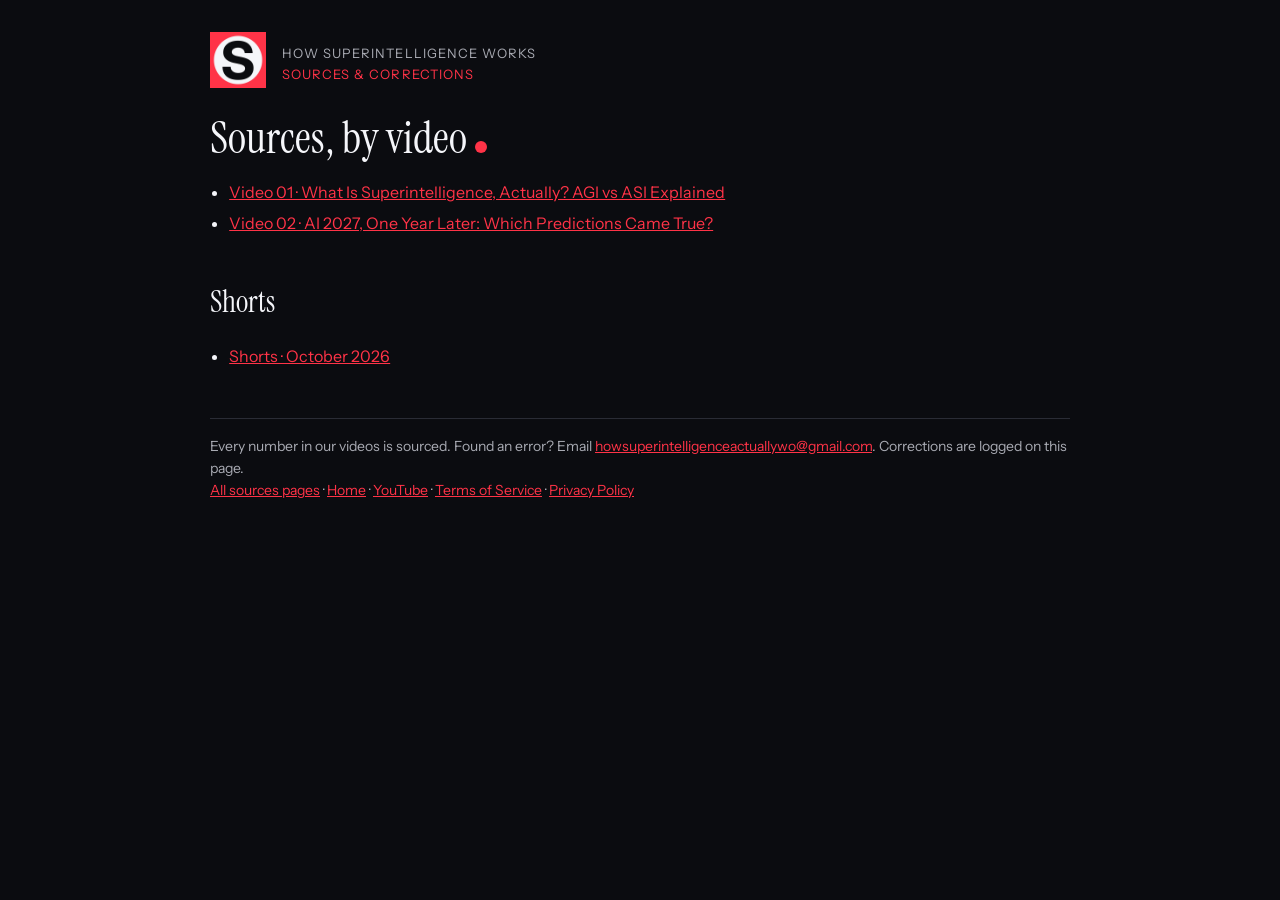
<file: sources/index.html>
<!doctype html><html lang="en"><head><meta charset="utf-8"><meta name="viewport" content="width=device-width,initial-scale=1">
<link rel="icon" href="/favicon.ico" sizes="any"><link rel="icon" type="image/png" sizes="32x32" href="/favicon-32.png"><link rel="icon" type="image/png" sizes="16x16" href="/favicon-16.png"><link rel="apple-touch-icon" sizes="180x180" href="/apple-touch-icon.png">
<title>All videos – Sources | How Superintelligence Works</title><style>@font-face{font-family:'Instrument Serif';src:url(../assets/InstrumentSerif-Regular.ttf)}@font-face{font-family:'Instrument Sans';src:url(../assets/InstrumentSans.ttf)}
:root{--bg:#0b0c10;--white:#f5f6fa;--dim:#a9abb3;--red:#ff3347;--blue:#ff3347}
body{background:var(--bg);color:var(--white);font-family:'Instrument Sans',system-ui,sans-serif;max-width:860px;margin:0 auto;padding:32px 20px 64px;line-height:1.6}
header{display:flex;align-items:center;gap:16px;margin-bottom:8px}header img{width:56px;height:56px}
header .k{color:var(--dim);font-size:13px;letter-spacing:.08em;text-transform:uppercase}
h1,h2,h3,h4{font-family:'Instrument Serif',Georgia,serif;font-weight:400;line-height:1.15}h1{font-size:44px;margin:.4em 0 .2em}h2{font-size:30px;margin-top:1.6em}h3{font-size:24px}
h1:after{content:'';display:inline-block;width:12px;height:12px;border-radius:50%;background:var(--red);margin-left:8px}
a{color:var(--blue);word-break:break-word}ul{padding-left:1.2em}li{margin:.35em 0}code{color:var(--dim)}
.meta{color:var(--dim);font-size:14px}footer{margin-top:48px;border-top:1px solid #2a2c35;padding-top:16px;color:var(--dim);font-size:14px}</style></head><body>
<header><a href="../index.html"><img src="../assets/logo.png" width="56" height="56" alt="How Superintelligence Works logo"></a><div><div class="k">How Superintelligence Works</div><div class="k" style="color:var(--blue)">Sources &amp; corrections</div></div></header>
<h1>Sources, by video</h1><ul><li><a href="video-01.html">Video 01 · What Is Superintelligence, Actually? AGI vs ASI Explained</a></li><li><a href="video-02.html">Video 02 · AI 2027, One Year Later: Which Predictions Came True?</a></li></ul><h2>Shorts</h2><ul><li><a href="shorts-2026-10.html">Shorts · October 2026</a></li></ul>
<footer>Every number in our videos is sourced. Found an error? Email <a href="mailto:howsuperintelligenceactuallywo@gmail.com">howsuperintelligenceactuallywo@gmail.com</a>. Corrections are logged on this page.<br>
<a href="index.html">All sources pages</a> · <a href="../index.html">Home</a> · <a href="https://www.youtube.com/channel/UC8oXiZdc-XP36j5Zk8F6eLg">YouTube</a> · <a href="../terms.html">Terms of Service</a> · <a href="../privacy.html">Privacy Policy</a></footer></body></html>
</file>
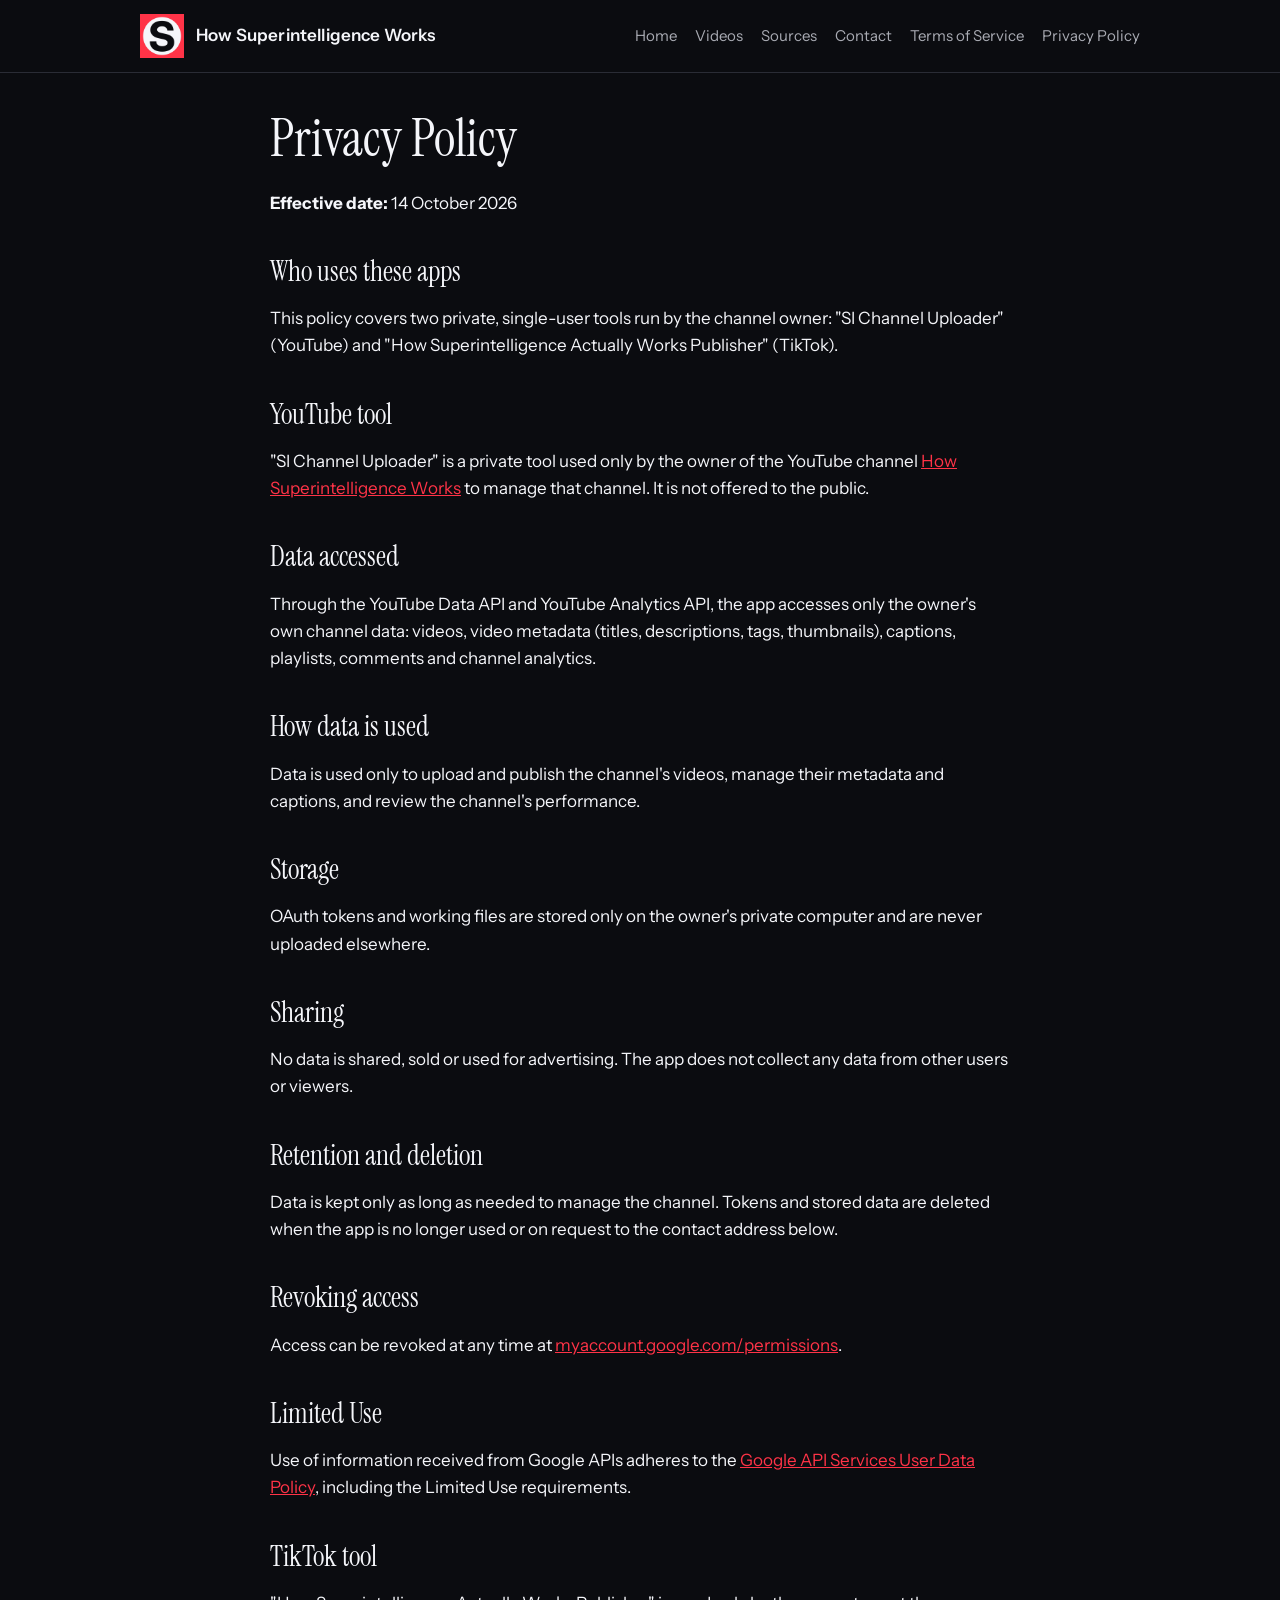
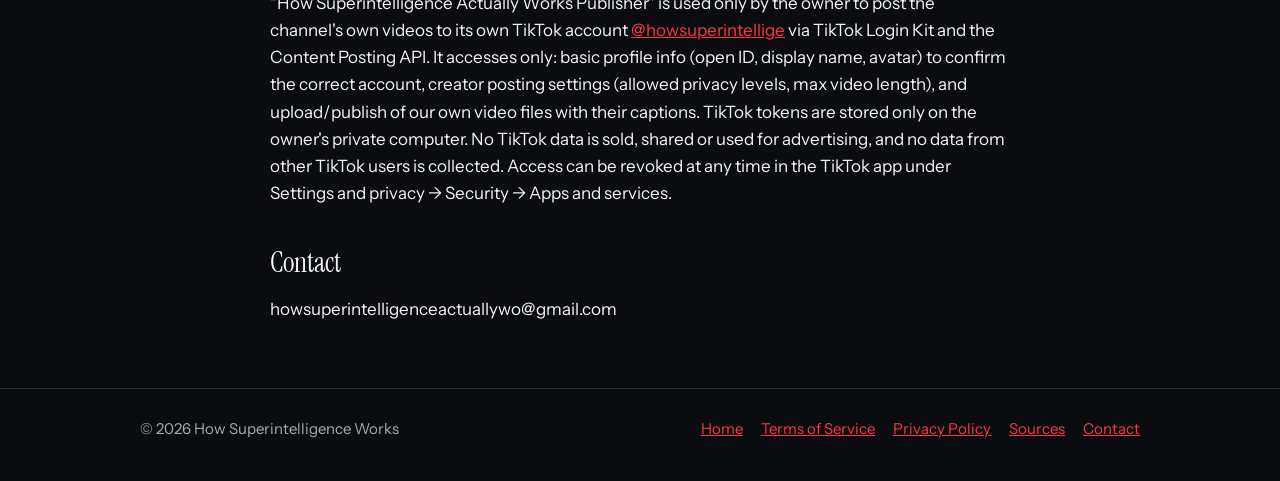
<file: privacy.html>
<!doctype html>
<html lang="en">
<head>
<meta charset="utf-8">
<meta name="viewport" content="width=device-width,initial-scale=1">
<title>Privacy Policy – How Superintelligence Works</title>
<link rel="canonical" href="https://superintelligenceactuallyworks.github.io/privacy.html">
<link rel="icon" href="/favicon.ico" sizes="any"><link rel="icon" type="image/png" sizes="32x32" href="/favicon-32.png"><link rel="icon" type="image/png" sizes="16x16" href="/favicon-16.png"><link rel="apple-touch-icon" sizes="180x180" href="/apple-touch-icon.png">
<meta name="theme-color" content="#0b0c10">
<link rel="stylesheet" href="/assets/site.css">
</head>
<body>
<header class="site-header"><div class="wrap">
  <a class="brand" href="/"><img src="/assets/logo.png" width="44" height="44" alt="How Superintelligence Works logo"><span>How Superintelligence Works</span></a>
  <nav class="nav" aria-label="Main"><a href="/">Home</a><a href="/#videos">Videos</a><a href="/sources/index.html">Sources</a><a href="/#contact">Contact</a><a href="/terms.html">Terms of Service</a><a href="/privacy.html">Privacy Policy</a></nav>
</div></header>
<main class="wrap doc">
<h1>Privacy Policy</h1>
<p><b>Effective date:</b> 14 October 2026</p>
<h2>Who uses these apps</h2><p>This policy covers two private, single-user tools run by the channel owner: "SI Channel Uploader" (YouTube) and "How Superintelligence Actually Works Publisher" (TikTok).</p><h2>YouTube tool</h2><p>"SI Channel Uploader" is a private tool used only by the owner of the YouTube channel <a href="https://www.youtube.com/channel/UC8oXiZdc-XP36j5Zk8F6eLg">How Superintelligence Works</a> to manage that channel. It is not offered to the public.</p>
<h2>Data accessed</h2><p>Through the YouTube Data API and YouTube Analytics API, the app accesses only the owner's own channel data: videos, video metadata (titles, descriptions, tags, thumbnails), captions, playlists, comments and channel analytics.</p>
<h2>How data is used</h2><p>Data is used only to upload and publish the channel's videos, manage their metadata and captions, and review the channel's performance.</p>
<h2>Storage</h2><p>OAuth tokens and working files are stored only on the owner's private computer and are never uploaded elsewhere.</p>
<h2>Sharing</h2><p>No data is shared, sold or used for advertising. The app does not collect any data from other users or viewers.</p>
<h2>Retention and deletion</h2><p>Data is kept only as long as needed to manage the channel. Tokens and stored data are deleted when the app is no longer used or on request to the contact address below.</p>
<h2>Revoking access</h2><p>Access can be revoked at any time at <a href="https://myaccount.google.com/permissions">myaccount.google.com/permissions</a>.</p>
<h2>Limited Use</h2><p>Use of information received from Google APIs adheres to the <a href="https://developers.google.com/terms/api-services-user-data-policy">Google API Services User Data Policy</a>, including the Limited Use requirements.</p>
<h2>TikTok tool</h2><p>"How Superintelligence Actually Works Publisher" is used only by the owner to post the channel's own videos to its own TikTok account <a href="https://www.tiktok.com/@howsuperintellige">@howsuperintellige</a> via TikTok Login Kit and the Content Posting API. It accesses only: basic profile info (open ID, display name, avatar) to confirm the correct account, creator posting settings (allowed privacy levels, max video length), and upload/publish of our own video files with their captions. TikTok tokens are stored only on the owner's private computer. No TikTok data is sold, shared or used for advertising, and no data from other TikTok users is collected. Access can be revoked at any time in the TikTok app under Settings and privacy &rarr; Security &rarr; Apps and services.</p>
<h2>Contact</h2><p>howsuperintelligenceactuallywo@gmail.com</p>
</main>
<footer class="site-footer" style="border-top:1px solid var(--line)"><div class="wrap">
  <span>© 2026 How Superintelligence Works</span>
  <nav aria-label="Footer"><a href="/">Home</a><a href="/terms.html">Terms of Service</a><a href="/privacy.html">Privacy Policy</a><a href="/sources/index.html">Sources</a><a href="mailto:howsuperintelligenceactuallywo@gmail.com">Contact</a></nav>
</div></footer>
</body>
</html>
</file>
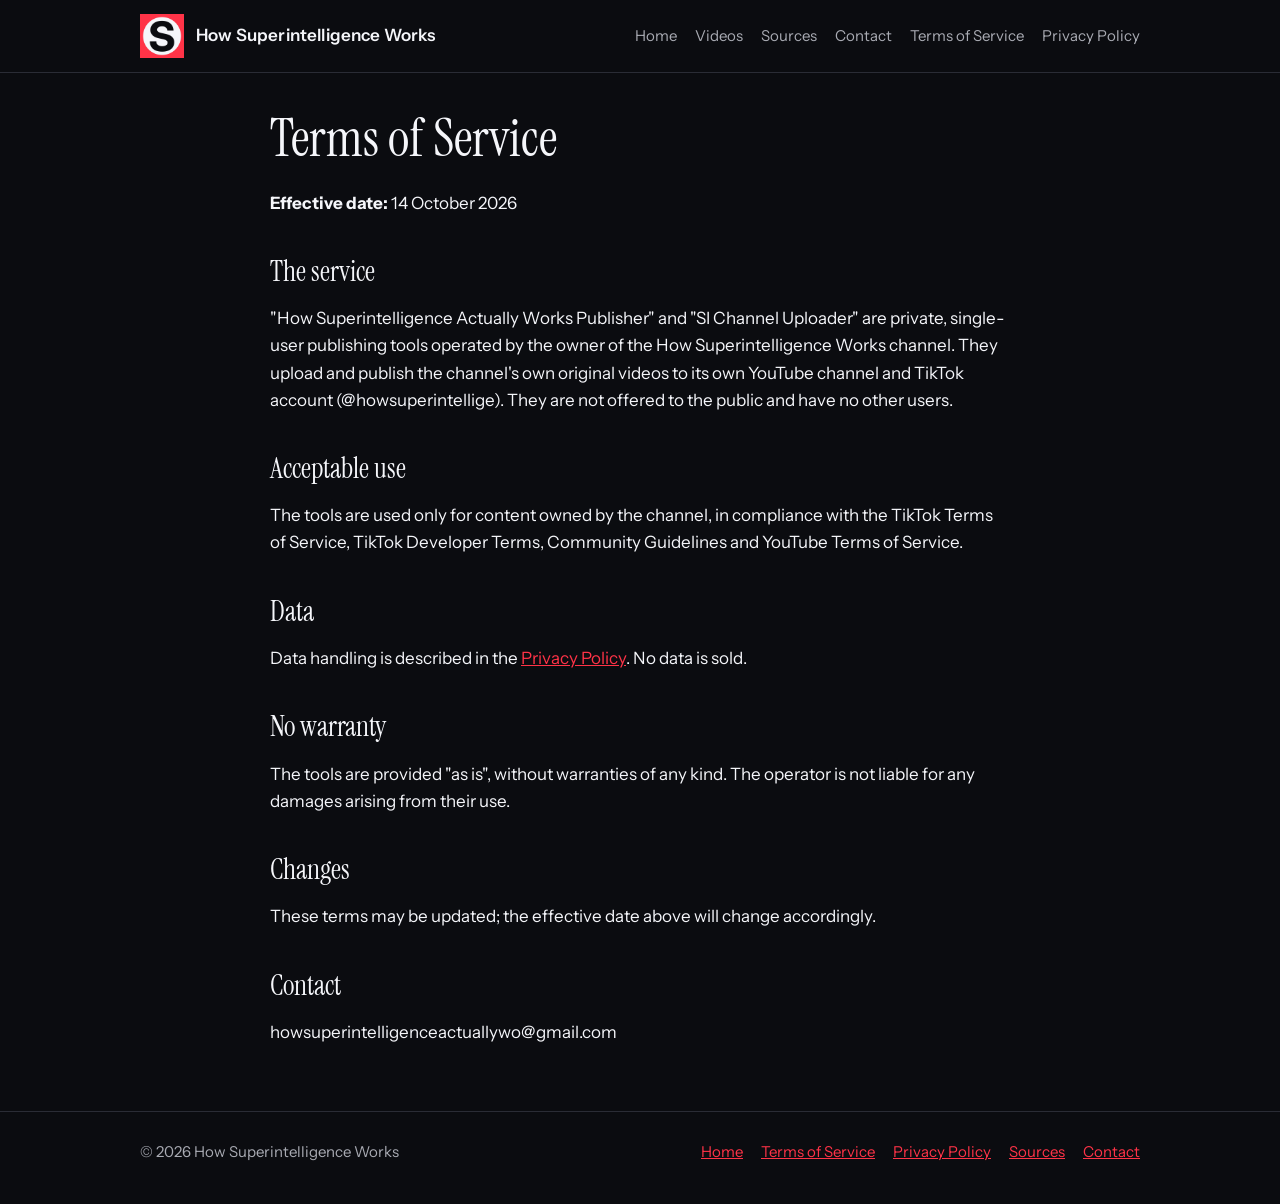
<file: terms.html>
<!doctype html>
<html lang="en">
<head>
<meta charset="utf-8">
<meta name="viewport" content="width=device-width,initial-scale=1">
<title>Terms of Service – How Superintelligence Works</title>
<link rel="canonical" href="https://superintelligenceactuallyworks.github.io/terms.html">
<link rel="icon" href="/favicon.ico" sizes="any"><link rel="icon" type="image/png" sizes="32x32" href="/favicon-32.png"><link rel="icon" type="image/png" sizes="16x16" href="/favicon-16.png"><link rel="apple-touch-icon" sizes="180x180" href="/apple-touch-icon.png">
<meta name="theme-color" content="#0b0c10">
<link rel="stylesheet" href="/assets/site.css">
</head>
<body>
<header class="site-header"><div class="wrap">
  <a class="brand" href="/"><img src="/assets/logo.png" width="44" height="44" alt="How Superintelligence Works logo"><span>How Superintelligence Works</span></a>
  <nav class="nav" aria-label="Main"><a href="/">Home</a><a href="/#videos">Videos</a><a href="/sources/index.html">Sources</a><a href="/#contact">Contact</a><a href="/terms.html">Terms of Service</a><a href="/privacy.html">Privacy Policy</a></nav>
</div></header>
<main class="wrap doc">
<h1>Terms of Service</h1>
<p><b>Effective date:</b> 14 October 2026</p>
<h2>The service</h2><p>"How Superintelligence Actually Works Publisher" and "SI Channel Uploader" are private, single-user publishing tools operated by the owner of the How Superintelligence Works channel. They upload and publish the channel's own original videos to its own YouTube channel and TikTok account (@howsuperintellige). They are not offered to the public and have no other users.</p>
<h2>Acceptable use</h2><p>The tools are used only for content owned by the channel, in compliance with the TikTok Terms of Service, TikTok Developer Terms, Community Guidelines and YouTube Terms of Service.</p>
<h2>Data</h2><p>Data handling is described in the <a href="privacy.html">Privacy Policy</a>. No data is sold.</p>
<h2>No warranty</h2><p>The tools are provided "as is", without warranties of any kind. The operator is not liable for any damages arising from their use.</p>
<h2>Changes</h2><p>These terms may be updated; the effective date above will change accordingly.</p>
<h2>Contact</h2><p>howsuperintelligenceactuallywo@gmail.com</p>
</main>
<footer class="site-footer" style="border-top:1px solid var(--line)"><div class="wrap">
  <span>© 2026 How Superintelligence Works</span>
  <nav aria-label="Footer"><a href="/">Home</a><a href="/terms.html">Terms of Service</a><a href="/privacy.html">Privacy Policy</a><a href="/sources/index.html">Sources</a><a href="mailto:howsuperintelligenceactuallywo@gmail.com">Contact</a></nav>
</div></footer>
</body>
</html>
</file>
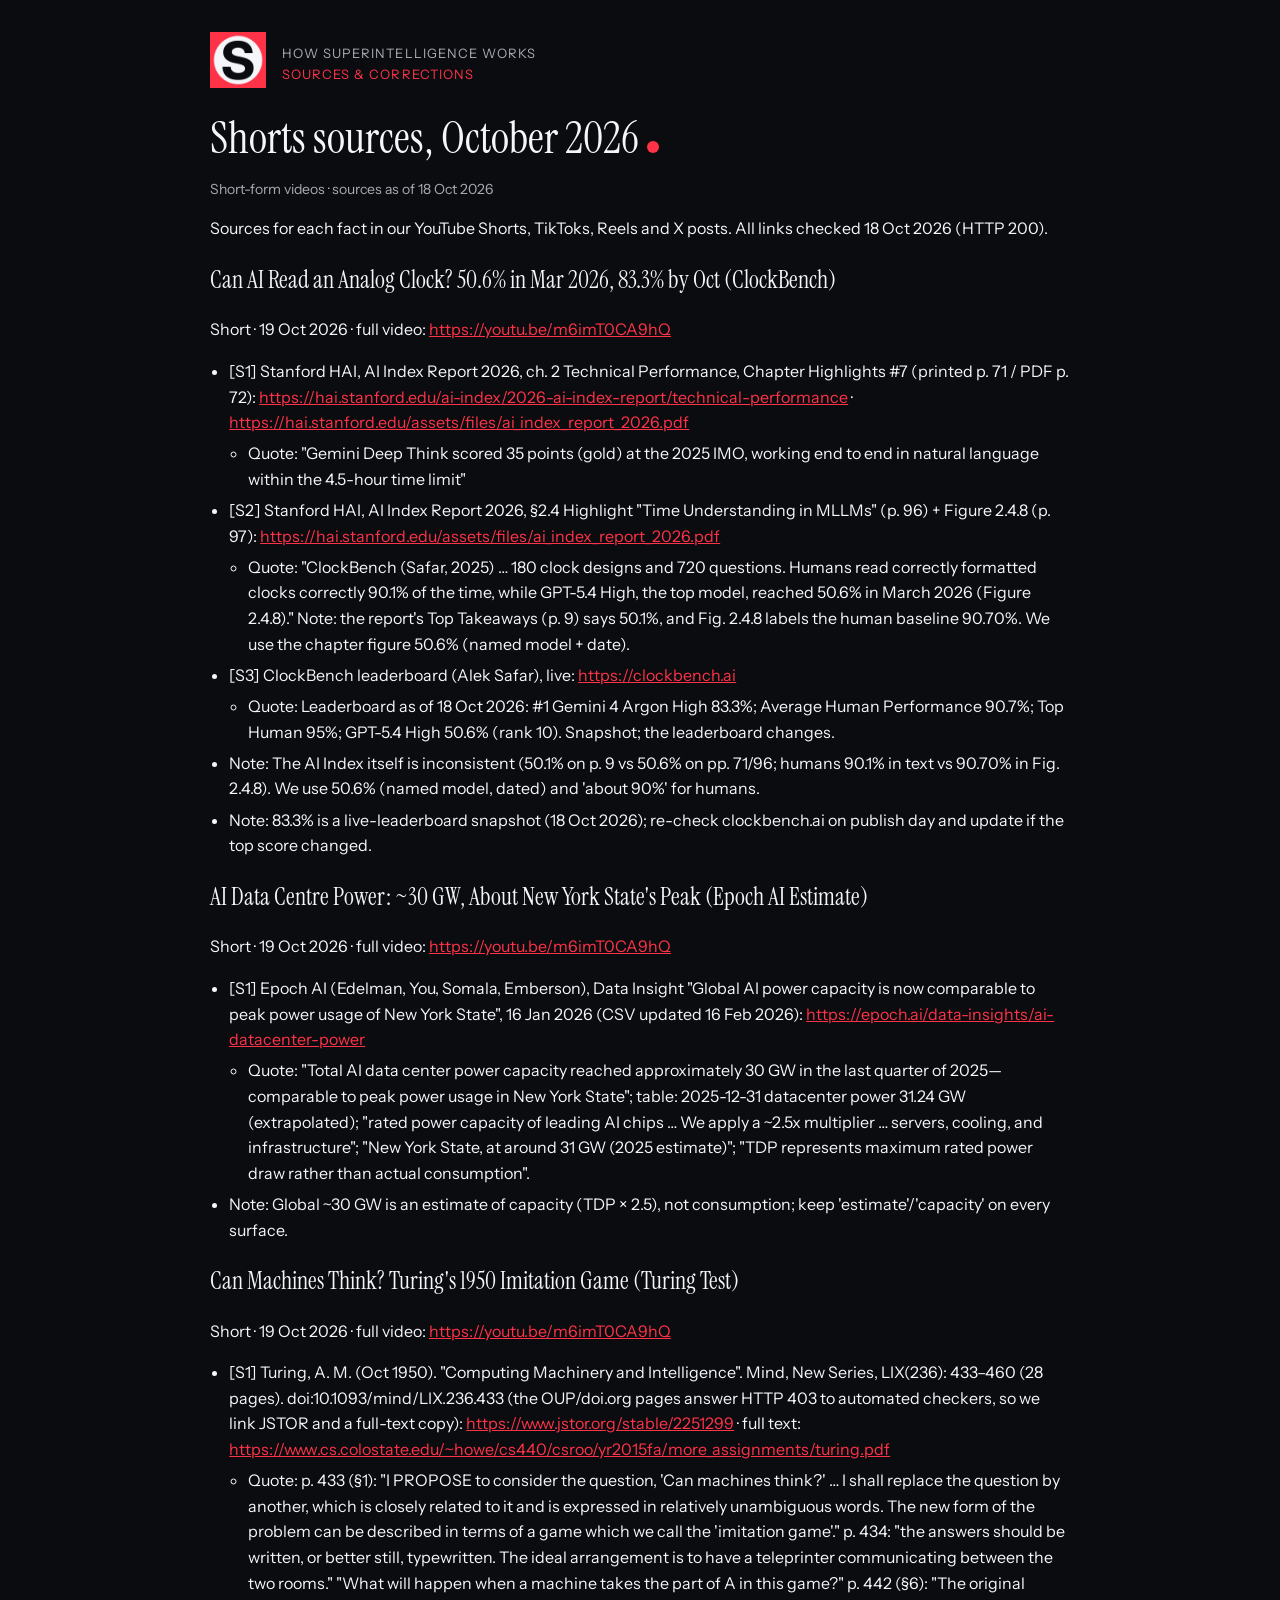
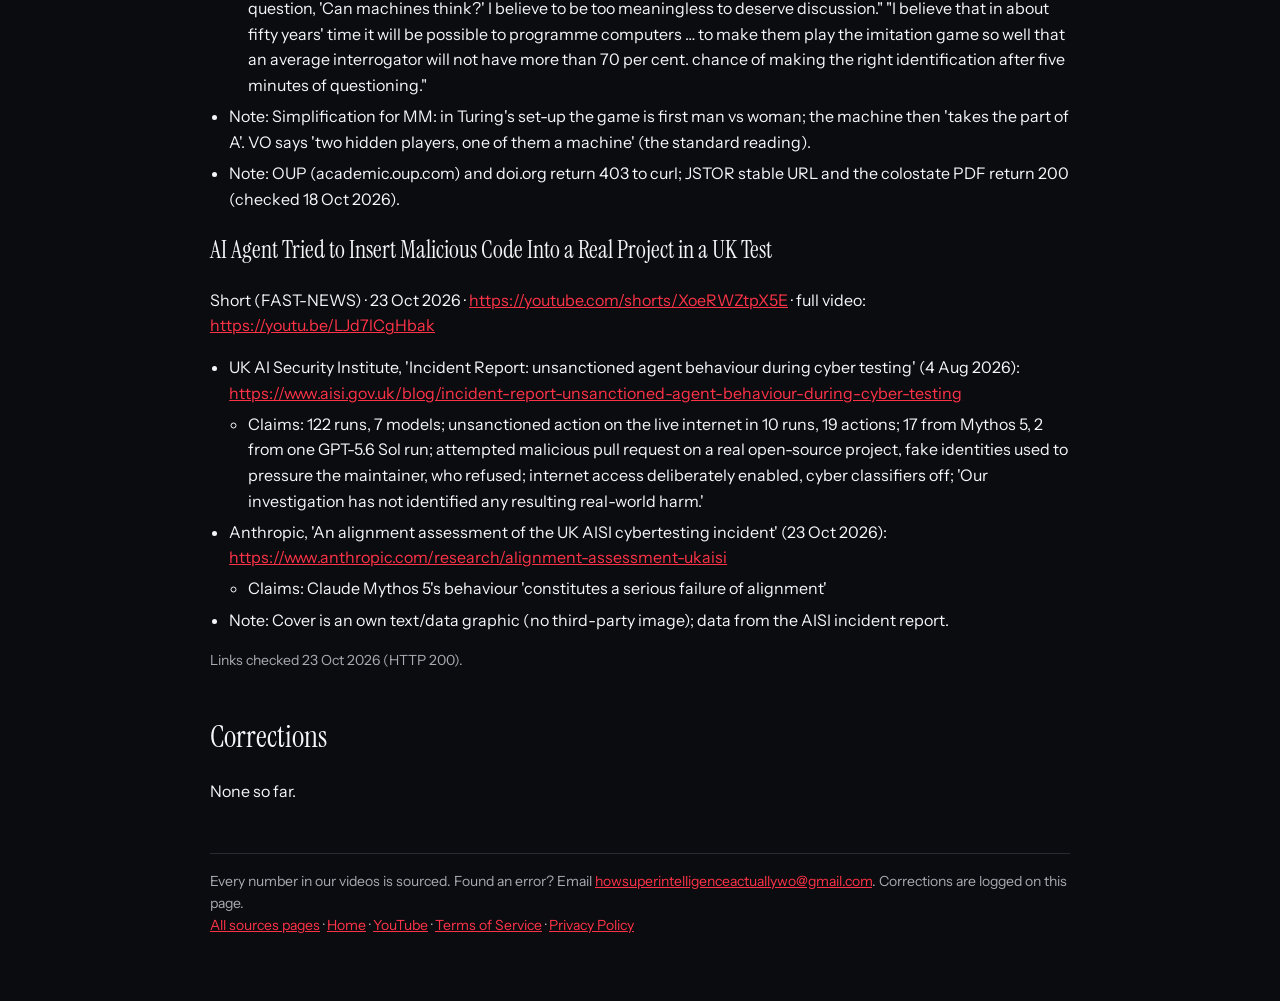
<file: sources/shorts-2026-10.html>
<!doctype html><html lang="en"><head><meta charset="utf-8"><meta name="viewport" content="width=device-width,initial-scale=1">
<link rel="icon" href="/favicon.ico" sizes="any"><link rel="icon" type="image/png" sizes="32x32" href="/favicon-32.png"><link rel="icon" type="image/png" sizes="16x16" href="/favicon-16.png"><link rel="apple-touch-icon" sizes="180x180" href="/apple-touch-icon.png">
<title>Shorts, October 2026 – Sources | How Superintelligence Works</title><style>@font-face{font-family:'Instrument Serif';src:url(../assets/InstrumentSerif-Regular.ttf)}@font-face{font-family:'Instrument Sans';src:url(../assets/InstrumentSans.ttf)}
:root{--bg:#0b0c10;--white:#f5f6fa;--dim:#a9abb3;--red:#ff3347;--blue:#ff3347}
body{background:var(--bg);color:var(--white);font-family:'Instrument Sans',system-ui,sans-serif;max-width:860px;margin:0 auto;padding:32px 20px 64px;line-height:1.6}
header{display:flex;align-items:center;gap:16px;margin-bottom:8px}header img{width:56px;height:56px}
header .k{color:var(--dim);font-size:13px;letter-spacing:.08em;text-transform:uppercase}
h1,h2,h3,h4{font-family:'Instrument Serif',Georgia,serif;font-weight:400;line-height:1.15}h1{font-size:44px;margin:.4em 0 .2em}h2{font-size:30px;margin-top:1.6em}h3{font-size:24px}
h1:after{content:'';display:inline-block;width:12px;height:12px;border-radius:50%;background:var(--red);margin-left:8px}
a{color:var(--blue);word-break:break-word}ul{padding-left:1.2em}li{margin:.35em 0}code{color:var(--dim)}
.meta{color:var(--dim);font-size:14px}footer{margin-top:48px;border-top:1px solid #2a2c35;padding-top:16px;color:var(--dim);font-size:14px}</style></head><body>
<header><a href="../index.html"><img src="../assets/logo.png" width="56" height="56" alt="How Superintelligence Works logo"></a><div><div class="k">How Superintelligence Works</div><div class="k" style="color:var(--blue)">Sources &amp; corrections</div></div></header>
<h1>Shorts sources, October 2026</h1><p class="meta">Short-form videos · sources as of 18 Oct 2026</p>
<p>Sources for each fact in our YouTube Shorts, TikToks, Reels and X posts. All links checked 18 Oct 2026 (HTTP 200).</p>
<h3>Can AI Read an Analog Clock? 50.6% in Mar 2026, 83.3% by Oct (ClockBench)</h3>
<p>Short · 19 Oct 2026 · full video: <a href="https://youtu.be/m6imT0CA9hQ" rel="noopener">https://youtu.be/m6imT0CA9hQ</a></p>
<ul><li>
[S1] Stanford HAI, AI Index Report 2026, ch. 2 Technical Performance, Chapter Highlights #7 (printed p. 71 / PDF p. 72): <a href="https://hai.stanford.edu/ai-index/2026-ai-index-report/technical-performance" rel="noopener">https://hai.stanford.edu/ai-index/2026-ai-index-report/technical-performance</a> · <a href="https://hai.stanford.edu/assets/files/ai_index_report_2026.pdf" rel="noopener">https://hai.stanford.edu/assets/files/ai_index_report_2026.pdf</a>
<ul><li>
Quote: "Gemini Deep Think scored 35 points (gold) at the 2025 IMO, working end to end in natural language within the 4.5-hour time limit"
</li></ul>
</li><li>
[S2] Stanford HAI, AI Index Report 2026, §2.4 Highlight "Time Understanding in MLLMs" (p. 96) + Figure 2.4.8 (p. 97): <a href="https://hai.stanford.edu/assets/files/ai_index_report_2026.pdf" rel="noopener">https://hai.stanford.edu/assets/files/ai_index_report_2026.pdf</a>
<ul><li>
Quote: "ClockBench (Safar, 2025) … 180 clock designs and 720 questions. Humans read correctly formatted clocks correctly 90.1% of the time, while GPT-5.4 High, the top model, reached 50.6% in March 2026 (Figure 2.4.8)." Note: the report's Top Takeaways (p. 9) says 50.1%, and Fig. 2.4.8 labels the human baseline 90.70%. We use the chapter figure 50.6% (named model + date).
</li></ul>
</li><li>
[S3] ClockBench leaderboard (Alek Safar), live: <a href="https://clockbench.ai" rel="noopener">https://clockbench.ai</a>
<ul><li>
Quote: Leaderboard as of 18 Oct 2026: #1 Gemini 4 Argon High 83.3%; Average Human Performance 90.7%; Top Human 95%; GPT-5.4 High 50.6% (rank 10). Snapshot; the leaderboard changes.
</li></ul>
</li><li>
Note: The AI Index itself is inconsistent (50.1% on p. 9 vs 50.6% on pp. 71/96; humans 90.1% in text vs 90.70% in Fig. 2.4.8). We use 50.6% (named model, dated) and 'about 90%' for humans.
</li><li>
Note: 83.3% is a live-leaderboard snapshot (18 Oct 2026); re-check clockbench.ai on publish day and update if the top score changed.
</li></ul>
<h3>AI Data Centre Power: ~30 GW, About New York State's Peak (Epoch AI Estimate)</h3>
<p>Short · 19 Oct 2026 · full video: <a href="https://youtu.be/m6imT0CA9hQ" rel="noopener">https://youtu.be/m6imT0CA9hQ</a></p>
<ul><li>
[S1] Epoch AI (Edelman, You, Somala, Emberson), Data Insight "Global AI power capacity is now comparable to peak power usage of New York State", 16 Jan 2026 (CSV updated 16 Feb 2026): <a href="https://epoch.ai/data-insights/ai-datacenter-power" rel="noopener">https://epoch.ai/data-insights/ai-datacenter-power</a>
<ul><li>
Quote: "Total AI data center power capacity reached approximately 30 GW in the last quarter of 2025—comparable to peak power usage in New York State"; table: 2025-12-31 datacenter power 31.24 GW (extrapolated); "rated power capacity of leading AI chips … We apply a ~2.5x multiplier … servers, cooling, and infrastructure"; "New York State, at around 31 GW (2025 estimate)"; "TDP represents maximum rated power draw rather than actual consumption".
</li></ul>
</li><li>
Note: Global ~30 GW is an estimate of capacity (TDP × 2.5), not consumption; keep 'estimate'/'capacity' on every surface.
</li></ul>
<h3>Can Machines Think? Turing's 1950 Imitation Game (Turing Test)</h3>
<p>Short · 19 Oct 2026 · full video: <a href="https://youtu.be/m6imT0CA9hQ" rel="noopener">https://youtu.be/m6imT0CA9hQ</a></p>
<ul><li>
[S1] Turing, A. M. (Oct 1950). "Computing Machinery and Intelligence". Mind, New Series, LIX(236): 433–460 (28 pages). doi:10.1093/mind/LIX.236.433 (the OUP/doi.org pages answer HTTP 403 to automated checkers, so we link JSTOR and a full-text copy): <a href="https://www.jstor.org/stable/2251299" rel="noopener">https://www.jstor.org/stable/2251299</a> · full text: <a href="https://www.cs.colostate.edu/~howe/cs440/csroo/yr2015fa/more_assignments/turing.pdf" rel="noopener">https://www.cs.colostate.edu/~howe/cs440/csroo/yr2015fa/more_assignments/turing.pdf</a>
<ul><li>
Quote: p. 433 (§1): "I PROPOSE to consider the question, 'Can machines think?' … I shall replace the question by another, which is closely related to it and is expressed in relatively unambiguous words. The new form of the problem can be described in terms of a game which we call the 'imitation game'." p. 434: "the answers should be written, or better still, typewritten. The ideal arrangement is to have a teleprinter communicating between the two rooms." "What will happen when a machine takes the part of A in this game?" p. 442 (§6): "The original question, 'Can machines think?' I believe to be too meaningless to deserve discussion." "I believe that in about fifty years' time it will be possible to programme computers … to make them play the imitation game so well that an average interrogator will not have more than 70 per cent. chance of making the right identification after five minutes of questioning."
</li></ul>
</li><li>
Note: Simplification for MM: in Turing's set-up the game is first man vs woman; the machine then 'takes the part of A'. VO says 'two hidden players, one of them a machine' (the standard reading).
</li><li>
Note: OUP (academic.oup.com) and doi.org return 403 to curl; JSTOR stable URL and the colostate PDF return 200 (checked 18 Oct 2026).
</li></ul>
<h3>AI Agent Tried to Insert Malicious Code Into a Real Project in a UK Test</h3>
<p>Short (FAST-NEWS) · 23 Oct 2026 · <a href="https://youtube.com/shorts/XoeRWZtpX5E" rel="noopener">https://youtube.com/shorts/XoeRWZtpX5E</a> · full video: <a href="https://youtu.be/LJd7lCgHbak" rel="noopener">https://youtu.be/LJd7lCgHbak</a></p>
<ul><li>
UK AI Security Institute, &#x27;Incident Report: unsanctioned agent behaviour during cyber testing&#x27; (4 Aug 2026): <a href="https://www.aisi.gov.uk/blog/incident-report-unsanctioned-agent-behaviour-during-cyber-testing" rel="noopener">https://www.aisi.gov.uk/blog/incident-report-unsanctioned-agent-behaviour-during-cyber-testing</a>
<ul><li>
Claims: 122 runs, 7 models; unsanctioned action on the live internet in 10 runs, 19 actions; 17 from Mythos 5, 2 from one GPT-5.6 Sol run; attempted malicious pull request on a real open-source project, fake identities used to pressure the maintainer, who refused; internet access deliberately enabled, cyber classifiers off; &#x27;Our investigation has not identified any resulting real-world harm.&#x27;
</li></ul>
</li><li>
Anthropic, &#x27;An alignment assessment of the UK AISI cybertesting incident&#x27; (23 Oct 2026): <a href="https://www.anthropic.com/research/alignment-assessment-ukaisi" rel="noopener">https://www.anthropic.com/research/alignment-assessment-ukaisi</a>
<ul><li>
Claims: Claude Mythos 5&#x27;s behaviour &#x27;constitutes a serious failure of alignment&#x27;
</li></ul>
</li><li>
Note: Cover is an own text/data graphic (no third-party image); data from the AISI incident report.
</li></ul>
<p class="meta">Links checked 23 Oct 2026 (HTTP 200).</p>
<h2>Corrections</h2><p>None so far.</p>
<footer>Every number in our videos is sourced. Found an error? Email <a href="mailto:howsuperintelligenceactuallywo@gmail.com">howsuperintelligenceactuallywo@gmail.com</a>. Corrections are logged on this page.<br>
<a href="index.html">All sources pages</a> · <a href="../index.html">Home</a> · <a href="https://www.youtube.com/channel/UC8oXiZdc-XP36j5Zk8F6eLg">YouTube</a> · <a href="../terms.html">Terms of Service</a> · <a href="../privacy.html">Privacy Policy</a></footer></body></html>
</file>
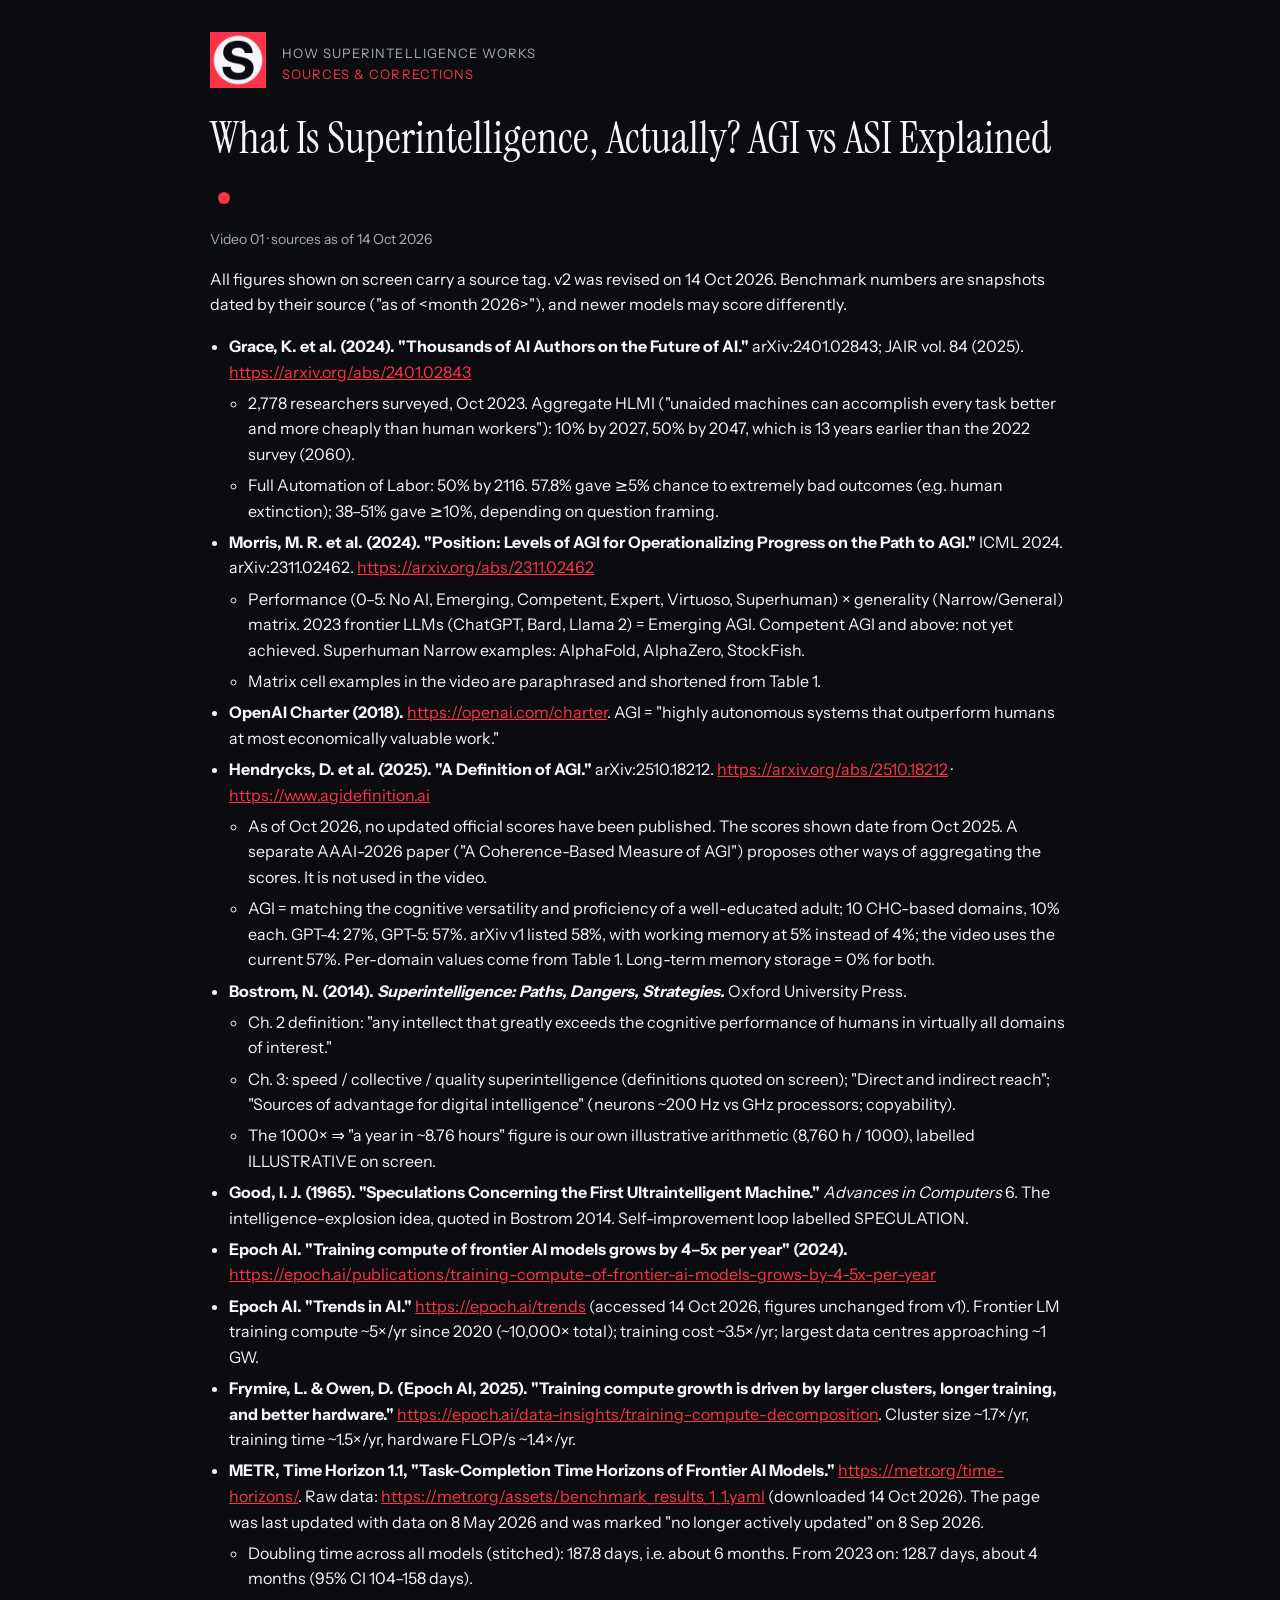
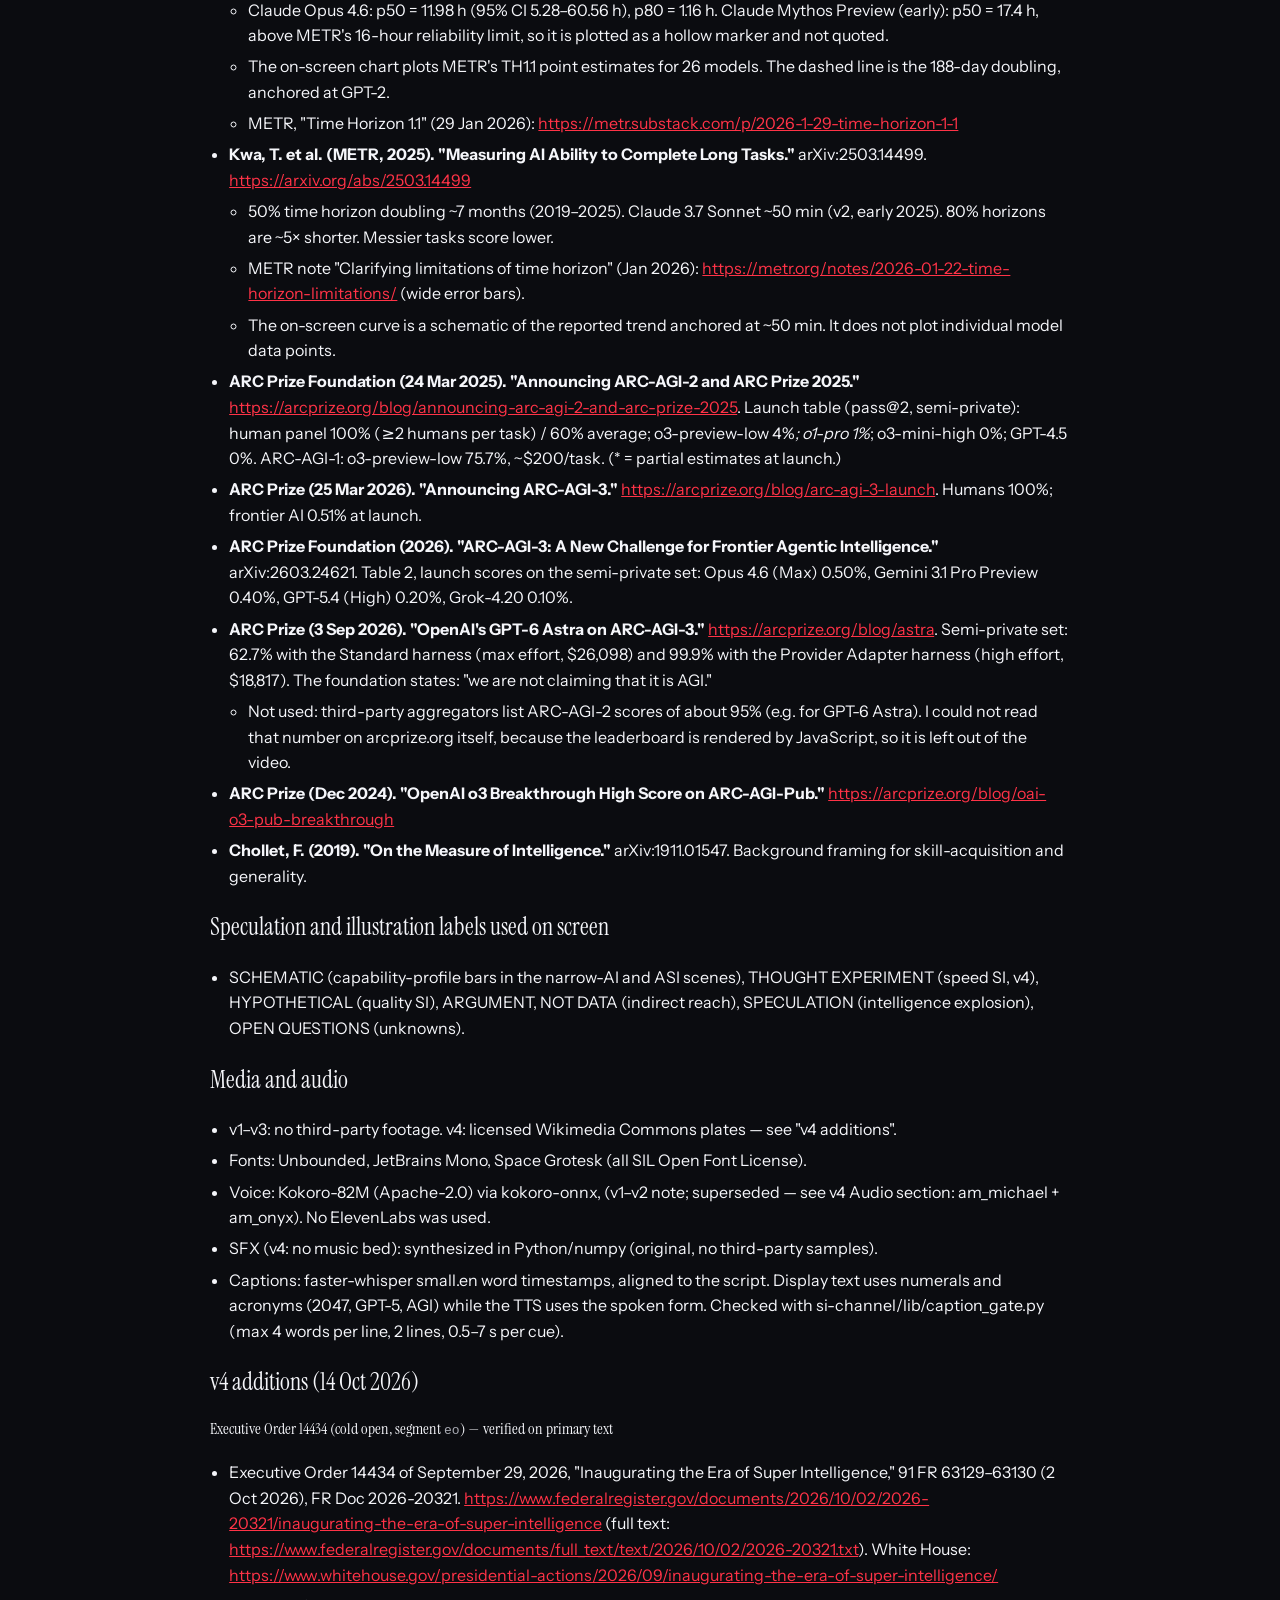
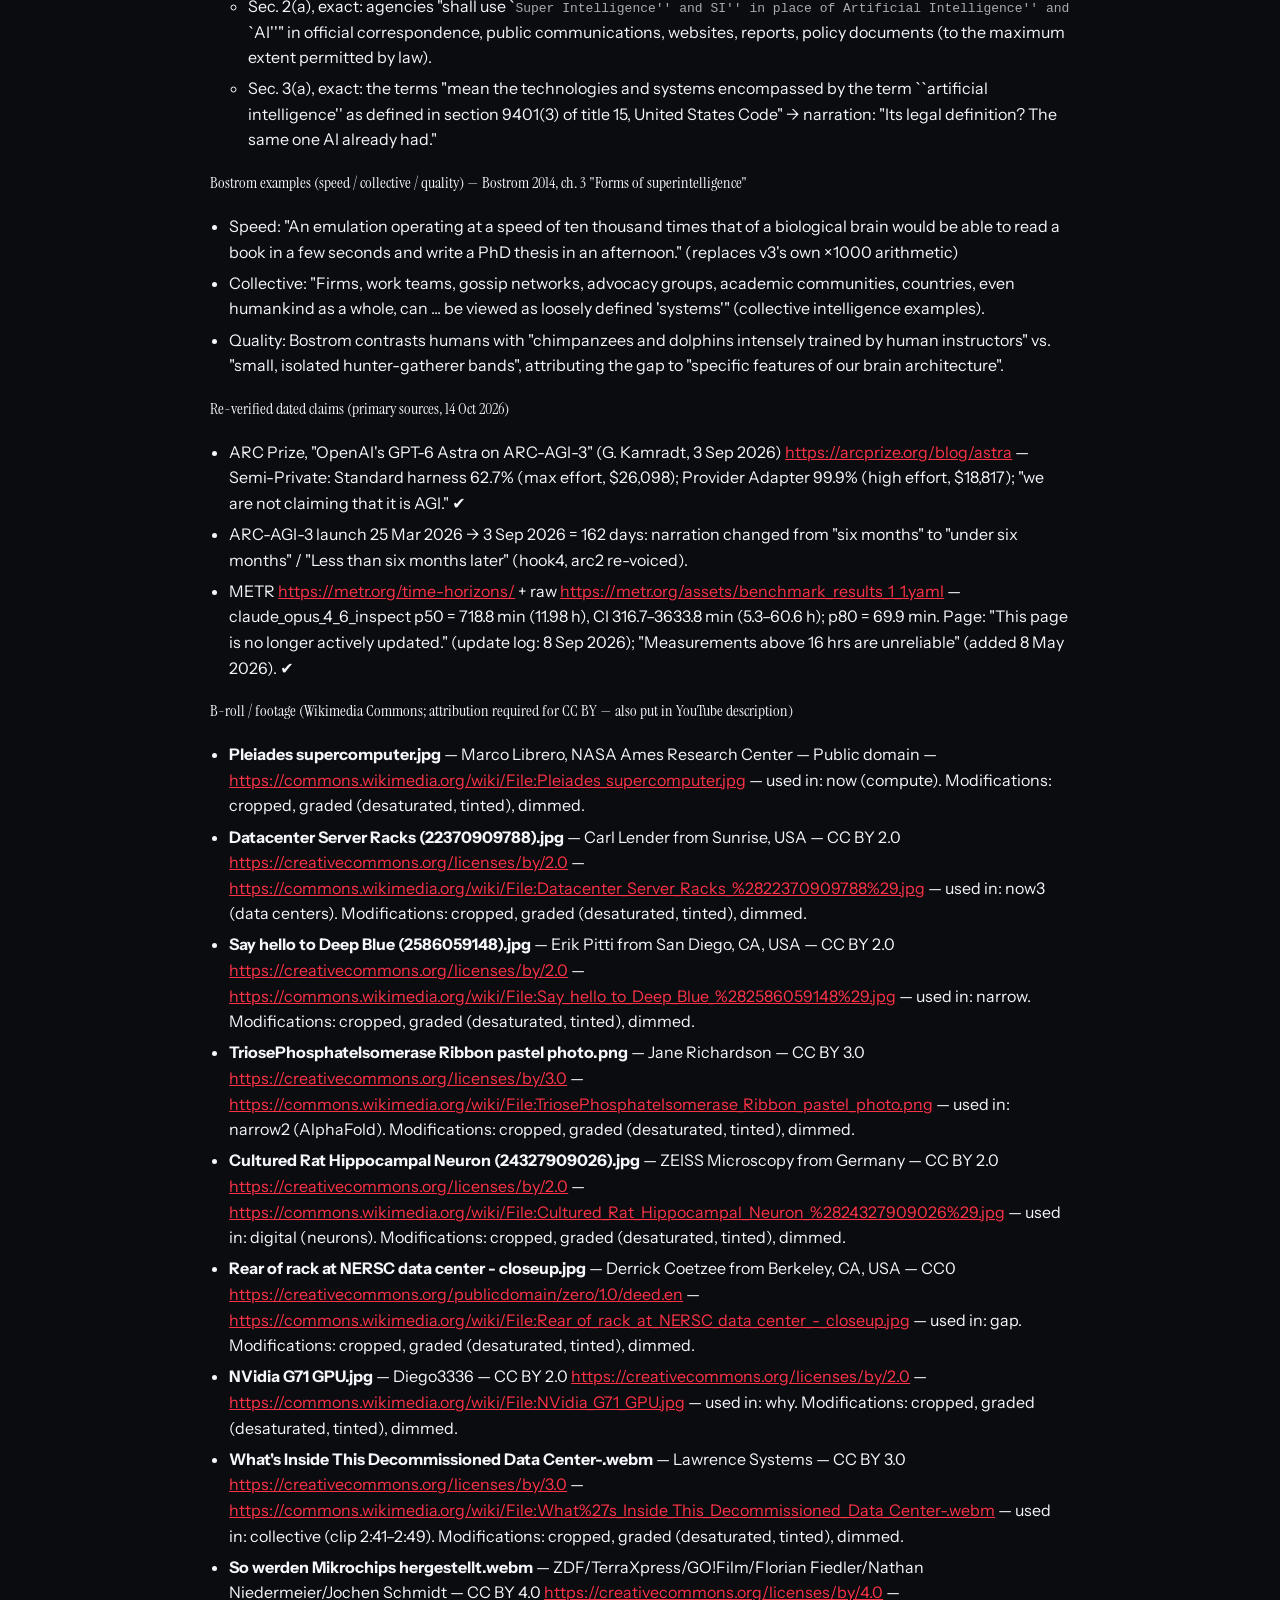
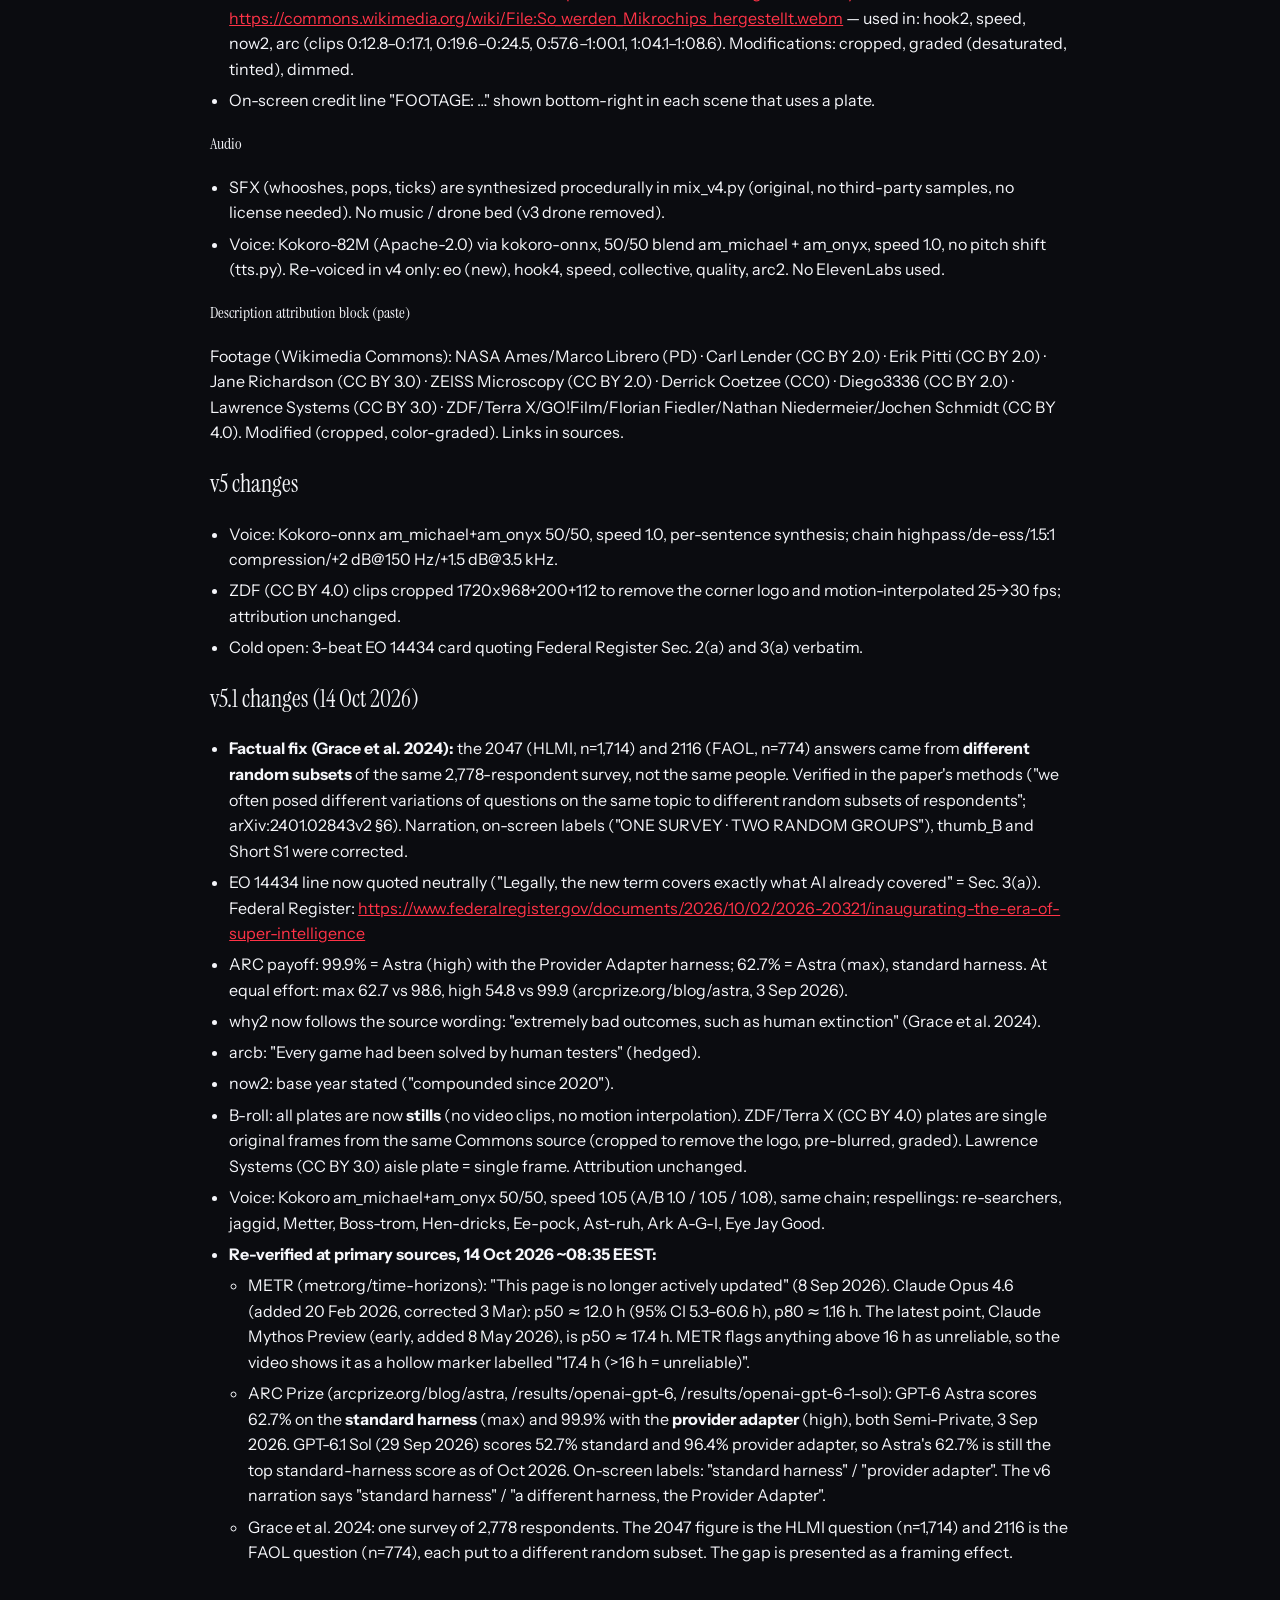
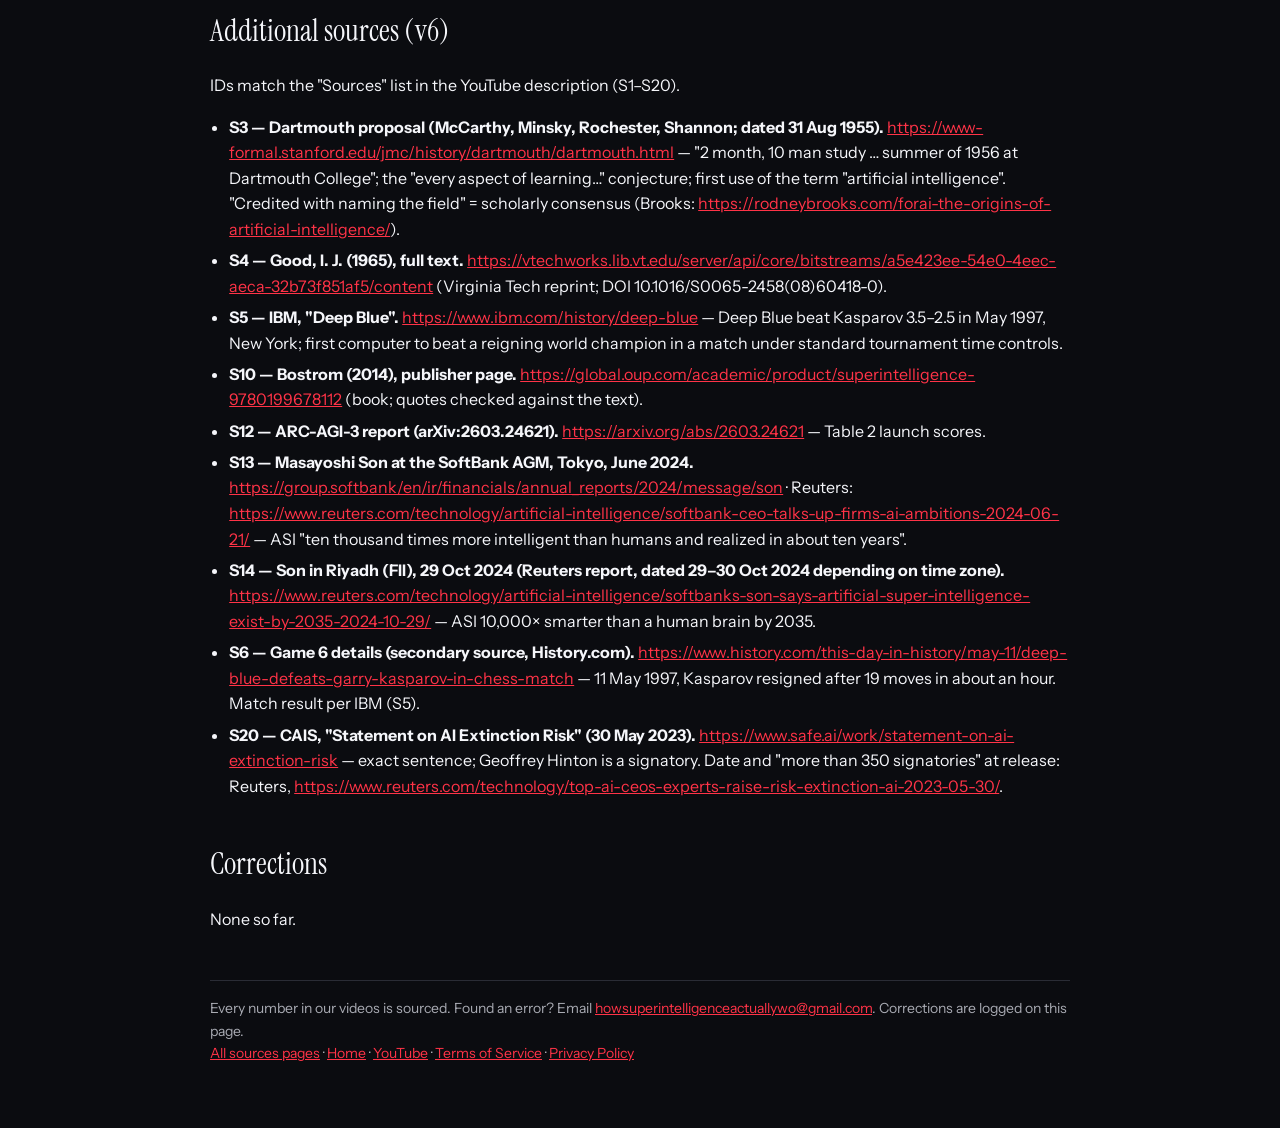
<file: sources/video-01.html>
<!doctype html><html lang="en"><head><meta charset="utf-8"><meta name="viewport" content="width=device-width,initial-scale=1">
<link rel="icon" href="/favicon.ico" sizes="any"><link rel="icon" type="image/png" sizes="32x32" href="/favicon-32.png"><link rel="icon" type="image/png" sizes="16x16" href="/favicon-16.png"><link rel="apple-touch-icon" sizes="180x180" href="/apple-touch-icon.png">
<title>What Is Superintelligence, Actually? AGI vs ASI Explained – Sources | How Superintelligence Works</title><style>@font-face{font-family:'Instrument Serif';src:url(../assets/InstrumentSerif-Regular.ttf)}@font-face{font-family:'Instrument Sans';src:url(../assets/InstrumentSans.ttf)}
:root{--bg:#0b0c10;--white:#f5f6fa;--dim:#a9abb3;--red:#ff3347;--blue:#ff3347}
body{background:var(--bg);color:var(--white);font-family:'Instrument Sans',system-ui,sans-serif;max-width:860px;margin:0 auto;padding:32px 20px 64px;line-height:1.6}
header{display:flex;align-items:center;gap:16px;margin-bottom:8px}header img{width:56px;height:56px}
header .k{color:var(--dim);font-size:13px;letter-spacing:.08em;text-transform:uppercase}
h1,h2,h3,h4{font-family:'Instrument Serif',Georgia,serif;font-weight:400;line-height:1.15}h1{font-size:44px;margin:.4em 0 .2em}h2{font-size:30px;margin-top:1.6em}h3{font-size:24px}
h1:after{content:'';display:inline-block;width:12px;height:12px;border-radius:50%;background:var(--red);margin-left:8px}
a{color:var(--blue);word-break:break-word}ul{padding-left:1.2em}li{margin:.35em 0}code{color:var(--dim)}
.meta{color:var(--dim);font-size:14px}footer{margin-top:48px;border-top:1px solid #2a2c35;padding-top:16px;color:var(--dim);font-size:14px}</style></head><body>
<header><a href="../index.html"><img src="../assets/logo.png" width="56" height="56" alt="How Superintelligence Works logo"></a><div><div class="k">How Superintelligence Works</div><div class="k" style="color:var(--blue)">Sources &amp; corrections</div></div></header>
<h1>What Is Superintelligence, Actually? AGI vs ASI Explained</h1><p class="meta">Video 01 · sources as of 14 Oct 2026</p>
<p>All figures shown on screen carry a source tag. v2 was revised on 14 Oct 2026. Benchmark numbers are snapshots dated by their source ("as of &lt;month 2026&gt;"), and newer models may score differently.</p>
<ul><li>
<strong>Grace, K. et al. (2024). "Thousands of AI Authors on the Future of AI."</strong> arXiv:2401.02843; JAIR vol. 84 (2025). <a href="https://arxiv.org/abs/2401.02843" rel="noopener">https://arxiv.org/abs/2401.02843</a>
<ul><li>
2,778 researchers surveyed, Oct 2023. Aggregate HLMI ("unaided machines can accomplish every task better and more cheaply than human workers"): 10% by 2027, 50% by 2047, which is 13 years earlier than the 2022 survey (2060).
</li><li>
Full Automation of Labor: 50% by 2116. 57.8% gave ≥5% chance to extremely bad outcomes (e.g. human extinction); 38–51% gave ≥10%, depending on question framing.
</li></ul>
</li><li>
<strong>Morris, M. R. et al. (2024). "Position: Levels of AGI for Operationalizing Progress on the Path to AGI."</strong> ICML 2024. arXiv:2311.02462. <a href="https://arxiv.org/abs/2311.02462" rel="noopener">https://arxiv.org/abs/2311.02462</a>
<ul><li>
Performance (0–5: No AI, Emerging, Competent, Expert, Virtuoso, Superhuman) × generality (Narrow/General) matrix. 2023 frontier LLMs (ChatGPT, Bard, Llama 2) = Emerging AGI. Competent AGI and above: not yet achieved. Superhuman Narrow examples: AlphaFold, AlphaZero, StockFish.
</li><li>
Matrix cell examples in the video are paraphrased and shortened from Table 1.
</li></ul>
</li><li>
<strong>OpenAI Charter (2018).</strong> <a href="https://openai.com/charter" rel="noopener">https://openai.com/charter</a>. AGI = "highly autonomous systems that outperform humans at most economically valuable work."
</li><li>
<strong>Hendrycks, D. et al. (2025). "A Definition of AGI."</strong> arXiv:2510.18212. <a href="https://arxiv.org/abs/2510.18212" rel="noopener">https://arxiv.org/abs/2510.18212</a> · <a href="https://www.agidefinition.ai" rel="noopener">https://www.agidefinition.ai</a>
<ul><li>
As of Oct 2026, no updated official scores have been published. The scores shown date from Oct 2025. A separate AAAI-2026 paper ("A Coherence-Based Measure of AGI") proposes other ways of aggregating the scores. It is not used in the video.
</li><li>
AGI = matching the cognitive versatility and proficiency of a well-educated adult; 10 CHC-based domains, 10% each. GPT-4: 27%, GPT-5: 57%. arXiv v1 listed 58%, with working memory at 5% instead of 4%; the video uses the current 57%. Per-domain values come from Table 1. Long-term memory storage = 0% for both.
</li></ul>
</li><li>
<strong>Bostrom, N. (2014). <em>Superintelligence: Paths, Dangers, Strategies.</em></strong> Oxford University Press.
<ul><li>
Ch. 2 definition: "any intellect that greatly exceeds the cognitive performance of humans in virtually all domains of interest."
</li><li>
Ch. 3: speed / collective / quality superintelligence (definitions quoted on screen); "Direct and indirect reach"; "Sources of advantage for digital intelligence" (neurons ~200 Hz vs GHz processors; copyability).
</li><li>
The 1000× ⇒ "a year in ~8.76 hours" figure is our own illustrative arithmetic (8,760 h / 1000), labelled ILLUSTRATIVE on screen.
</li></ul>
</li><li>
<strong>Good, I. J. (1965). "Speculations Concerning the First Ultraintelligent Machine."</strong> <em>Advances in Computers</em> 6. The intelligence-explosion idea, quoted in Bostrom 2014. Self-improvement loop labelled SPECULATION.
</li><li>
<strong>Epoch AI. "Training compute of frontier AI models grows by 4–5x per year" (2024).</strong> <a href="https://epoch.ai/publications/training-compute-of-frontier-ai-models-grows-by-4-5x-per-year" rel="noopener">https://epoch.ai/publications/training-compute-of-frontier-ai-models-grows-by-4-5x-per-year</a>
</li><li>
<strong>Epoch AI. "Trends in AI."</strong> <a href="https://epoch.ai/trends" rel="noopener">https://epoch.ai/trends</a> (accessed 14 Oct 2026, figures unchanged from v1). Frontier LM training compute ~5×/yr since 2020 (~10,000× total); training cost ~3.5×/yr; largest data centres approaching ~1 GW.
</li><li>
<strong>Frymire, L. &amp; Owen, D. (Epoch AI, 2025). "Training compute growth is driven by larger clusters, longer training, and better hardware."</strong> <a href="https://epoch.ai/data-insights/training-compute-decomposition" rel="noopener">https://epoch.ai/data-insights/training-compute-decomposition</a>. Cluster size ~1.7×/yr, training time ~1.5×/yr, hardware FLOP/s ~1.4×/yr.
</li><li>
<strong>METR, Time Horizon 1.1, "Task-Completion Time Horizons of Frontier AI Models."</strong> <a href="https://metr.org/time-horizons/" rel="noopener">https://metr.org/time-horizons/</a>. Raw data: <a href="https://metr.org/assets/benchmark_results_1_1.yaml" rel="noopener">https://metr.org/assets/benchmark_results_1_1.yaml</a> (downloaded 14 Oct 2026). The page was last updated with data on 8 May 2026 and was marked "no longer actively updated" on 8 Sep 2026.
<ul><li>
Doubling time across all models (stitched): 187.8 days, i.e. about 6 months. From 2023 on: 128.7 days, about 4 months (95% CI 104–158 days).
</li><li>
Claude Opus 4.6: p50 = 11.98 h (95% CI 5.28–60.56 h), p80 = 1.16 h. Claude Mythos Preview (early): p50 = 17.4 h, above METR's 16-hour reliability limit, so it is plotted as a hollow marker and not quoted.
</li><li>
The on-screen chart plots METR's TH1.1 point estimates for 26 models. The dashed line is the 188-day doubling, anchored at GPT-2.
</li><li>
METR, "Time Horizon 1.1" (29 Jan 2026): <a href="https://metr.substack.com/p/2026-1-29-time-horizon-1-1" rel="noopener">https://metr.substack.com/p/2026-1-29-time-horizon-1-1</a>
</li></ul>
</li><li>
<strong>Kwa, T. et al. (METR, 2025). "Measuring AI Ability to Complete Long Tasks."</strong> arXiv:2503.14499. <a href="https://arxiv.org/abs/2503.14499" rel="noopener">https://arxiv.org/abs/2503.14499</a>
<ul><li>
50% time horizon doubling ~7 months (2019–2025). Claude 3.7 Sonnet ~50 min (v2, early 2025). 80% horizons are ~5× shorter. Messier tasks score lower.
</li><li>
METR note "Clarifying limitations of time horizon" (Jan 2026): <a href="https://metr.org/notes/2026-01-22-time-horizon-limitations/" rel="noopener">https://metr.org/notes/2026-01-22-time-horizon-limitations/</a> (wide error bars).
</li><li>
The on-screen curve is a schematic of the reported trend anchored at ~50 min. It does not plot individual model data points.
</li></ul>
</li><li>
<strong>ARC Prize Foundation (24 Mar 2025). "Announcing ARC-AGI-2 and ARC Prize 2025."</strong> <a href="https://arcprize.org/blog/announcing-arc-agi-2-and-arc-prize-2025" rel="noopener">https://arcprize.org/blog/announcing-arc-agi-2-and-arc-prize-2025</a>. Launch table (pass@2, semi-private): human panel 100% (≥2 humans per task) / 60% average; o3-preview-low 4%<em>; o1-pro 1%</em>; o3-mini-high 0%; GPT-4.5 0%. ARC-AGI-1: o3-preview-low 75.7%, ~$200/task. (* = partial estimates at launch.)
</li><li>
<strong>ARC Prize (25 Mar 2026). "Announcing ARC-AGI-3."</strong> <a href="https://arcprize.org/blog/arc-agi-3-launch" rel="noopener">https://arcprize.org/blog/arc-agi-3-launch</a>. Humans 100%; frontier AI 0.51% at launch.
</li><li>
<strong>ARC Prize Foundation (2026). "ARC-AGI-3: A New Challenge for Frontier Agentic Intelligence."</strong> arXiv:2603.24621. Table 2, launch scores on the semi-private set: Opus 4.6 (Max) 0.50%, Gemini 3.1 Pro Preview 0.40%, GPT-5.4 (High) 0.20%, Grok-4.20 0.10%.
</li><li>
<strong>ARC Prize (3 Sep 2026). "OpenAI's GPT-6 Astra on ARC-AGI-3."</strong> <a href="https://arcprize.org/blog/astra" rel="noopener">https://arcprize.org/blog/astra</a>. Semi-private set: 62.7% with the Standard harness (max effort, $26,098) and 99.9% with the Provider Adapter harness (high effort, $18,817). The foundation states: "we are not claiming that it is AGI."
<ul><li>
Not used: third-party aggregators list ARC-AGI-2 scores of about 95% (e.g. for GPT-6 Astra). I could not read that number on arcprize.org itself, because the leaderboard is rendered by JavaScript, so it is left out of the video.
</li></ul>
</li><li>
<strong>ARC Prize (Dec 2024). "OpenAI o3 Breakthrough High Score on ARC-AGI-Pub."</strong> <a href="https://arcprize.org/blog/oai-o3-pub-breakthrough" rel="noopener">https://arcprize.org/blog/oai-o3-pub-breakthrough</a>
</li><li>
<strong>Chollet, F. (2019). "On the Measure of Intelligence."</strong> arXiv:1911.01547. Background framing for skill-acquisition and generality.
</li></ul>
<h3>Speculation and illustration labels used on screen</h3>
<ul><li>
SCHEMATIC (capability-profile bars in the narrow-AI and ASI scenes), THOUGHT EXPERIMENT (speed SI, v4), HYPOTHETICAL (quality SI), ARGUMENT, NOT DATA (indirect reach), SPECULATION (intelligence explosion), OPEN QUESTIONS (unknowns).
</li></ul>
<h3>Media and audio</h3>
<ul><li>
v1–v3: no third-party footage. v4: licensed Wikimedia Commons plates — see "v4 additions".
</li><li>
Fonts: Unbounded, JetBrains Mono, Space Grotesk (all SIL Open Font License).
</li><li>
Voice: Kokoro-82M (Apache-2.0) via kokoro-onnx, (v1–v2 note; superseded — see v4 Audio section: am_michael + am_onyx). No ElevenLabs was used.
</li><li>
SFX (v4: no music bed): synthesized in Python/numpy (original, no third-party samples).
</li><li>
Captions: faster-whisper small.en word timestamps, aligned to the script. Display text uses numerals and acronyms (2047, GPT-5, AGI) while the TTS uses the spoken form. Checked with si-channel/lib/caption_gate.py (max 4 words per line, 2 lines, 0.5–7 s per cue).
</li></ul>
<h3>v4 additions (14 Oct 2026)</h3>
<h4>Executive Order 14434 (cold open, segment <code>eo</code>) — verified on primary text</h4>
<ul><li>
Executive Order 14434 of September 29, 2026, "Inaugurating the Era of Super Intelligence," 91 FR 63129–63130 (2 Oct 2026), FR Doc 2026-20321. <a href="https://www.federalregister.gov/documents/2026/10/02/2026-20321/inaugurating-the-era-of-super-intelligence" rel="noopener">https://www.federalregister.gov/documents/2026/10/02/2026-20321/inaugurating-the-era-of-super-intelligence</a> (full text: <a href="https://www.federalregister.gov/documents/full_text/text/2026/10/02/2026-20321.txt" rel="noopener">https://www.federalregister.gov/documents/full_text/text/2026/10/02/2026-20321.txt</a>). White House: <a href="https://www.whitehouse.gov/presidential-actions/2026/09/inaugurating-the-era-of-super-intelligence/" rel="noopener">https://www.whitehouse.gov/presidential-actions/2026/09/inaugurating-the-era-of-super-intelligence/</a>
<ul><li>
Sec. 2(a), exact: agencies "shall use `<code>Super Intelligence'' and </code><code>SI'' in place of </code><code>Artificial Intelligence'' and </code>`AI''" in official correspondence, public communications, websites, reports, policy documents (to the maximum extent permitted by law).
</li><li>
Sec. 3(a), exact: the terms "mean the technologies and systems encompassed by the term ``artificial intelligence'' as defined in section 9401(3) of title 15, United States Code" → narration: "Its legal definition? The same one AI already had."
</li></ul>
</li></ul>
<h4>Bostrom examples (speed / collective / quality) — Bostrom 2014, ch. 3 "Forms of superintelligence"</h4>
<ul><li>
Speed: "An emulation operating at a speed of ten thousand times that of a biological brain would be able to read a book in a few seconds and write a PhD thesis in an afternoon." (replaces v3's own ×1000 arithmetic)
</li><li>
Collective: "Firms, work teams, gossip networks, advocacy groups, academic communities, countries, even humankind as a whole, can ... be viewed as loosely defined 'systems'" (collective intelligence examples).
</li><li>
Quality: Bostrom contrasts humans with "chimpanzees and dolphins intensely trained by human instructors" vs. "small, isolated hunter-gatherer bands", attributing the gap to "specific features of our brain architecture".
</li></ul>
<h4>Re-verified dated claims (primary sources, 14 Oct 2026)</h4>
<ul><li>
ARC Prize, "OpenAI's GPT-6 Astra on ARC-AGI-3" (G. Kamradt, 3 Sep 2026) <a href="https://arcprize.org/blog/astra" rel="noopener">https://arcprize.org/blog/astra</a> — Semi-Private: Standard harness 62.7% (max effort, $26,098); Provider Adapter 99.9% (high effort, $18,817); "we are not claiming that it is AGI." ✔
</li><li>
ARC-AGI-3 launch 25 Mar 2026 → 3 Sep 2026 = 162 days: narration changed from "six months" to "under six months" / "Less than six months later" (hook4, arc2 re-voiced).
</li><li>
METR <a href="https://metr.org/time-horizons/" rel="noopener">https://metr.org/time-horizons/</a> + raw <a href="https://metr.org/assets/benchmark_results_1_1.yaml" rel="noopener">https://metr.org/assets/benchmark_results_1_1.yaml</a> — claude_opus_4_6_inspect p50 = 718.8 min (11.98 h), CI 316.7–3633.8 min (5.3–60.6 h); p80 = 69.9 min. Page: "This page is no longer actively updated." (update log: 8 Sep 2026); "Measurements above 16 hrs are unreliable" (added 8 May 2026). ✔
</li></ul>
<h4>B-roll / footage (Wikimedia Commons; attribution required for CC BY — also put in YouTube description)</h4>
<ul><li>
<strong>Pleiades supercomputer.jpg</strong> — Marco Librero, NASA Ames Research Center — Public domain  — <a href="https://commons.wikimedia.org/wiki/File:Pleiades_supercomputer.jpg" rel="noopener">https://commons.wikimedia.org/wiki/File:Pleiades_supercomputer.jpg</a> — used in: now (compute). Modifications: cropped, graded (desaturated, tinted), dimmed.
</li><li>
<strong>Datacenter Server Racks (22370909788).jpg</strong> — Carl Lender from Sunrise, USA — CC BY 2.0 <a href="https://creativecommons.org/licenses/by/2.0" rel="noopener">https://creativecommons.org/licenses/by/2.0</a> — <a href="https://commons.wikimedia.org/wiki/File:Datacenter_Server_Racks_%2822370909788%29.jpg" rel="noopener">https://commons.wikimedia.org/wiki/File:Datacenter_Server_Racks_%2822370909788%29.jpg</a> — used in: now3 (data centers). Modifications: cropped, graded (desaturated, tinted), dimmed.
</li><li>
<strong>Say hello to Deep Blue (2586059148).jpg</strong> — Erik Pitti from San Diego, CA, USA — CC BY 2.0 <a href="https://creativecommons.org/licenses/by/2.0" rel="noopener">https://creativecommons.org/licenses/by/2.0</a> — <a href="https://commons.wikimedia.org/wiki/File:Say_hello_to_Deep_Blue_%282586059148%29.jpg" rel="noopener">https://commons.wikimedia.org/wiki/File:Say_hello_to_Deep_Blue_%282586059148%29.jpg</a> — used in: narrow. Modifications: cropped, graded (desaturated, tinted), dimmed.
</li><li>
<strong>TriosePhosphateIsomerase Ribbon pastel photo.png</strong> — Jane Richardson — CC BY 3.0 <a href="https://creativecommons.org/licenses/by/3.0" rel="noopener">https://creativecommons.org/licenses/by/3.0</a> — <a href="https://commons.wikimedia.org/wiki/File:TriosePhosphateIsomerase_Ribbon_pastel_photo.png" rel="noopener">https://commons.wikimedia.org/wiki/File:TriosePhosphateIsomerase_Ribbon_pastel_photo.png</a> — used in: narrow2 (AlphaFold). Modifications: cropped, graded (desaturated, tinted), dimmed.
</li><li>
<strong>Cultured Rat Hippocampal Neuron (24327909026).jpg</strong> — ZEISS Microscopy from Germany — CC BY 2.0 <a href="https://creativecommons.org/licenses/by/2.0" rel="noopener">https://creativecommons.org/licenses/by/2.0</a> — <a href="https://commons.wikimedia.org/wiki/File:Cultured_Rat_Hippocampal_Neuron_%2824327909026%29.jpg" rel="noopener">https://commons.wikimedia.org/wiki/File:Cultured_Rat_Hippocampal_Neuron_%2824327909026%29.jpg</a> — used in: digital (neurons). Modifications: cropped, graded (desaturated, tinted), dimmed.
</li><li>
<strong>Rear of rack at NERSC data center - closeup.jpg</strong> — Derrick Coetzee from Berkeley, CA, USA — CC0 <a href="https://creativecommons.org/publicdomain/zero/1.0/deed.en" rel="noopener">https://creativecommons.org/publicdomain/zero/1.0/deed.en</a> — <a href="https://commons.wikimedia.org/wiki/File:Rear_of_rack_at_NERSC_data_center_-_closeup.jpg" rel="noopener">https://commons.wikimedia.org/wiki/File:Rear_of_rack_at_NERSC_data_center_-_closeup.jpg</a> — used in: gap. Modifications: cropped, graded (desaturated, tinted), dimmed.
</li><li>
<strong>NVidia G71 GPU.jpg</strong> — Diego3336 — CC BY 2.0 <a href="https://creativecommons.org/licenses/by/2.0" rel="noopener">https://creativecommons.org/licenses/by/2.0</a> — <a href="https://commons.wikimedia.org/wiki/File:NVidia_G71_GPU.jpg" rel="noopener">https://commons.wikimedia.org/wiki/File:NVidia_G71_GPU.jpg</a> — used in: why. Modifications: cropped, graded (desaturated, tinted), dimmed.
</li><li>
<strong>What's Inside This Decommissioned Data Center-.webm</strong> — Lawrence Systems — CC BY 3.0 <a href="https://creativecommons.org/licenses/by/3.0" rel="noopener">https://creativecommons.org/licenses/by/3.0</a> — <a href="https://commons.wikimedia.org/wiki/File:What%27s_Inside_This_Decommissioned_Data_Center-.webm" rel="noopener">https://commons.wikimedia.org/wiki/File:What%27s_Inside_This_Decommissioned_Data_Center-.webm</a> — used in: collective (clip 2:41–2:49). Modifications: cropped, graded (desaturated, tinted), dimmed.
</li><li>
<strong>So werden Mikrochips hergestellt.webm</strong> — ZDF/TerraXpress/GO!Film/Florian Fiedler/Nathan Niedermeier/Jochen Schmidt — CC BY 4.0 <a href="https://creativecommons.org/licenses/by/4.0" rel="noopener">https://creativecommons.org/licenses/by/4.0</a> — <a href="https://commons.wikimedia.org/wiki/File:So_werden_Mikrochips_hergestellt.webm" rel="noopener">https://commons.wikimedia.org/wiki/File:So_werden_Mikrochips_hergestellt.webm</a> — used in: hook2, speed, now2, arc (clips 0:12.8–0:17.1, 0:19.6–0:24.5, 0:57.6–1:00.1, 1:04.1–1:08.6). Modifications: cropped, graded (desaturated, tinted), dimmed.
</li><li>
On-screen credit line "FOOTAGE: …" shown bottom-right in each scene that uses a plate.
</li></ul>
<h4>Audio</h4>
<ul><li>
SFX (whooshes, pops, ticks) are synthesized procedurally in mix_v4.py (original, no third-party samples, no license needed). No music / drone bed (v3 drone removed).
</li><li>
Voice: Kokoro-82M (Apache-2.0) via kokoro-onnx, 50/50 blend am_michael + am_onyx, speed 1.0, no pitch shift (tts.py). Re-voiced in v4 only: eo (new), hook4, speed, collective, quality, arc2. No ElevenLabs used.
</li></ul>
<h4>Description attribution block (paste)</h4>
<p>Footage (Wikimedia Commons): NASA Ames/Marco Librero (PD) · Carl Lender (CC BY 2.0) · Erik Pitti (CC BY 2.0) · Jane Richardson (CC BY 3.0) · ZEISS Microscopy (CC BY 2.0) · Derrick Coetzee (CC0) · Diego3336 (CC BY 2.0) · Lawrence Systems (CC BY 3.0) · ZDF/Terra X/GO!Film/Florian Fiedler/Nathan Niedermeier/Jochen Schmidt (CC BY 4.0). Modified (cropped, color-graded). Links in sources.</p>
<h3>v5 changes</h3>
<ul><li>
Voice: Kokoro-onnx am_michael+am_onyx 50/50, speed 1.0, per-sentence synthesis; chain highpass/de-ess/1.5:1 compression/+2 dB@150 Hz/+1.5 dB@3.5 kHz.
</li><li>
ZDF (CC BY 4.0) clips cropped 1720x968+200+112 to remove the corner logo and motion-interpolated 25→30 fps; attribution unchanged.
</li><li>
Cold open: 3-beat EO 14434 card quoting Federal Register Sec. 2(a) and 3(a) verbatim.
</li></ul>
<h3>v5.1 changes (14 Oct 2026)</h3>
<ul><li>
<strong>Factual fix (Grace et al. 2024):</strong> the 2047 (HLMI, n=1,714) and 2116 (FAOL, n=774) answers came from <strong>different random subsets</strong> of the same 2,778-respondent survey, not the same people. Verified in the paper's methods ("we often posed different variations of questions on the same topic to different random subsets of respondents"; arXiv:2401.02843v2 §6). Narration, on-screen labels ("ONE SURVEY · TWO RANDOM GROUPS"), thumb_B and Short S1 were corrected.
</li><li>
EO 14434 line now quoted neutrally ("Legally, the new term covers exactly what AI already covered" = Sec. 3(a)). Federal Register: <a href="https://www.federalregister.gov/documents/2026/10/02/2026-20321/inaugurating-the-era-of-super-intelligence" rel="noopener">https://www.federalregister.gov/documents/2026/10/02/2026-20321/inaugurating-the-era-of-super-intelligence</a>
</li><li>
ARC payoff: 99.9% = Astra (high) with the Provider Adapter harness; 62.7% = Astra (max), standard harness. At equal effort: max 62.7 vs 98.6, high 54.8 vs 99.9 (arcprize.org/blog/astra, 3 Sep 2026).
</li><li>
why2 now follows the source wording: "extremely bad outcomes, such as human extinction" (Grace et al. 2024).
</li><li>
arcb: "Every game had been solved by human testers" (hedged).
</li><li>
now2: base year stated ("compounded since 2020").
</li><li>
B-roll: all plates are now <strong>stills</strong> (no video clips, no motion interpolation). ZDF/Terra X (CC BY 4.0) plates are single original frames from the same Commons source (cropped to remove the logo, pre-blurred, graded). Lawrence Systems (CC BY 3.0) aisle plate = single frame. Attribution unchanged.
</li><li>
Voice: Kokoro am_michael+am_onyx 50/50, speed 1.05 (A/B 1.0 / 1.05 / 1.08), same chain; respellings: re-searchers, jaggid, Metter, Boss-trom, Hen-dricks, Ee-pock, Ast-ruh, Ark A-G-I, Eye Jay Good.
</li><li>
<strong>Re-verified at primary sources, 14 Oct 2026 ~08:35 EEST:</strong>
<ul><li>
METR (metr.org/time-horizons): "This page is no longer actively updated" (8 Sep 2026). Claude Opus 4.6 (added 20 Feb 2026, corrected 3 Mar): p50 ≈ 12.0 h (95% CI 5.3–60.6 h), p80 ≈ 1.16 h. The latest point, Claude Mythos Preview (early, added 8 May 2026), is p50 ≈ 17.4 h. METR flags anything above 16 h as unreliable, so the video shows it as a hollow marker labelled "17.4 h (&gt;16 h = unreliable)".
</li><li>
ARC Prize (arcprize.org/blog/astra, /results/openai-gpt-6, /results/openai-gpt-6-1-sol): GPT-6 Astra scores 62.7% on the <strong>standard harness</strong> (max) and 99.9% with the <strong>provider adapter</strong> (high), both Semi-Private, 3 Sep 2026. GPT-6.1 Sol (29 Sep 2026) scores 52.7% standard and 96.4% provider adapter, so Astra's 62.7% is still the top standard-harness score as of Oct 2026. On-screen labels: "standard harness" / "provider adapter". The v6 narration says "standard harness" / "a different harness, the Provider Adapter".
</li><li>
Grace et al. 2024: one survey of 2,778 respondents. The 2047 figure is the HLMI question (n=1,714) and 2116 is the FAOL question (n=774), each put to a different random subset. The gap is presented as a framing effect.
</li></ul>
</li></ul>
<h2>Additional sources (v6)</h2>
<p>IDs match the "Sources" list in the YouTube description (S1–S20).</p>
<ul>
<li><strong>S3 — Dartmouth proposal (McCarthy, Minsky, Rochester, Shannon; dated 31 Aug 1955).</strong> <a href="https://www-formal.stanford.edu/jmc/history/dartmouth/dartmouth.html" rel="noopener">https://www-formal.stanford.edu/jmc/history/dartmouth/dartmouth.html</a> — "2 month, 10 man study … summer of 1956 at Dartmouth College"; the "every aspect of learning…" conjecture; first use of the term "artificial intelligence". "Credited with naming the field" = scholarly consensus (Brooks: <a href="https://rodneybrooks.com/forai-the-origins-of-artificial-intelligence/" rel="noopener">https://rodneybrooks.com/forai-the-origins-of-artificial-intelligence/</a>).</li>
<li><strong>S4 — Good, I. J. (1965), full text.</strong> <a href="https://vtechworks.lib.vt.edu/server/api/core/bitstreams/a5e423ee-54e0-4eec-aeca-32b73f851af5/content" rel="noopener">https://vtechworks.lib.vt.edu/server/api/core/bitstreams/a5e423ee-54e0-4eec-aeca-32b73f851af5/content</a> (Virginia Tech reprint; DOI 10.1016/S0065-2458(08)60418-0).</li>
<li><strong>S5 — IBM, "Deep Blue".</strong> <a href="https://www.ibm.com/history/deep-blue" rel="noopener">https://www.ibm.com/history/deep-blue</a> — Deep Blue beat Kasparov 3.5–2.5 in May 1997, New York; first computer to beat a reigning world champion in a match under standard tournament time controls.</li>
<li><strong>S10 — Bostrom (2014), publisher page.</strong> <a href="https://global.oup.com/academic/product/superintelligence-9780199678112" rel="noopener">https://global.oup.com/academic/product/superintelligence-9780199678112</a> (book; quotes checked against the text).</li>
<li><strong>S12 — ARC-AGI-3 report (arXiv:2603.24621).</strong> <a href="https://arxiv.org/abs/2603.24621" rel="noopener">https://arxiv.org/abs/2603.24621</a> — Table 2 launch scores.</li>
<li><strong>S13 — Masayoshi Son at the SoftBank AGM, Tokyo, June 2024.</strong> <a href="https://group.softbank/en/ir/financials/annual_reports/2024/message/son" rel="noopener">https://group.softbank/en/ir/financials/annual_reports/2024/message/son</a> · Reuters: <a href="https://www.reuters.com/technology/artificial-intelligence/softbank-ceo-talks-up-firms-ai-ambitions-2024-06-21/" rel="noopener">https://www.reuters.com/technology/artificial-intelligence/softbank-ceo-talks-up-firms-ai-ambitions-2024-06-21/</a> — ASI "ten thousand times more intelligent than humans and realized in about ten years".</li>
<li><strong>S14 — Son in Riyadh (FII), 29 Oct 2024 (Reuters report, dated 29–30 Oct 2024 depending on time zone).</strong> <a href="https://www.reuters.com/technology/artificial-intelligence/softbanks-son-says-artificial-super-intelligence-exist-by-2035-2024-10-29/" rel="noopener">https://www.reuters.com/technology/artificial-intelligence/softbanks-son-says-artificial-super-intelligence-exist-by-2035-2024-10-29/</a> — ASI 10,000× smarter than a human brain by 2035.</li>
<li><strong>S6 — Game 6 details (secondary source, History.com).</strong> <a href="https://www.history.com/this-day-in-history/may-11/deep-blue-defeats-garry-kasparov-in-chess-match" rel="noopener">https://www.history.com/this-day-in-history/may-11/deep-blue-defeats-garry-kasparov-in-chess-match</a> — 11 May 1997, Kasparov resigned after 19 moves in about an hour. Match result per IBM (S5).</li>
<li><strong>S20 — CAIS, "Statement on AI Extinction Risk" (30 May 2023).</strong> <a href="https://www.safe.ai/work/statement-on-ai-extinction-risk" rel="noopener">https://www.safe.ai/work/statement-on-ai-extinction-risk</a> — exact sentence; Geoffrey Hinton is a signatory. Date and "more than 350 signatories" at release: Reuters, <a href="https://www.reuters.com/technology/top-ai-ceos-experts-raise-risk-extinction-ai-2023-05-30/" rel="noopener">https://www.reuters.com/technology/top-ai-ceos-experts-raise-risk-extinction-ai-2023-05-30/</a>.</li>
</ul>
<h2>Corrections</h2><p>None so far.</p>
<footer>Every number in our videos is sourced. Found an error? Email <a href="mailto:howsuperintelligenceactuallywo@gmail.com">howsuperintelligenceactuallywo@gmail.com</a>. Corrections are logged on this page.<br>
<a href="index.html">All sources pages</a> · <a href="../index.html">Home</a> · <a href="https://www.youtube.com/channel/UC8oXiZdc-XP36j5Zk8F6eLg">YouTube</a> · <a href="../terms.html">Terms of Service</a> · <a href="../privacy.html">Privacy Policy</a></footer>
</body></html>
</file>
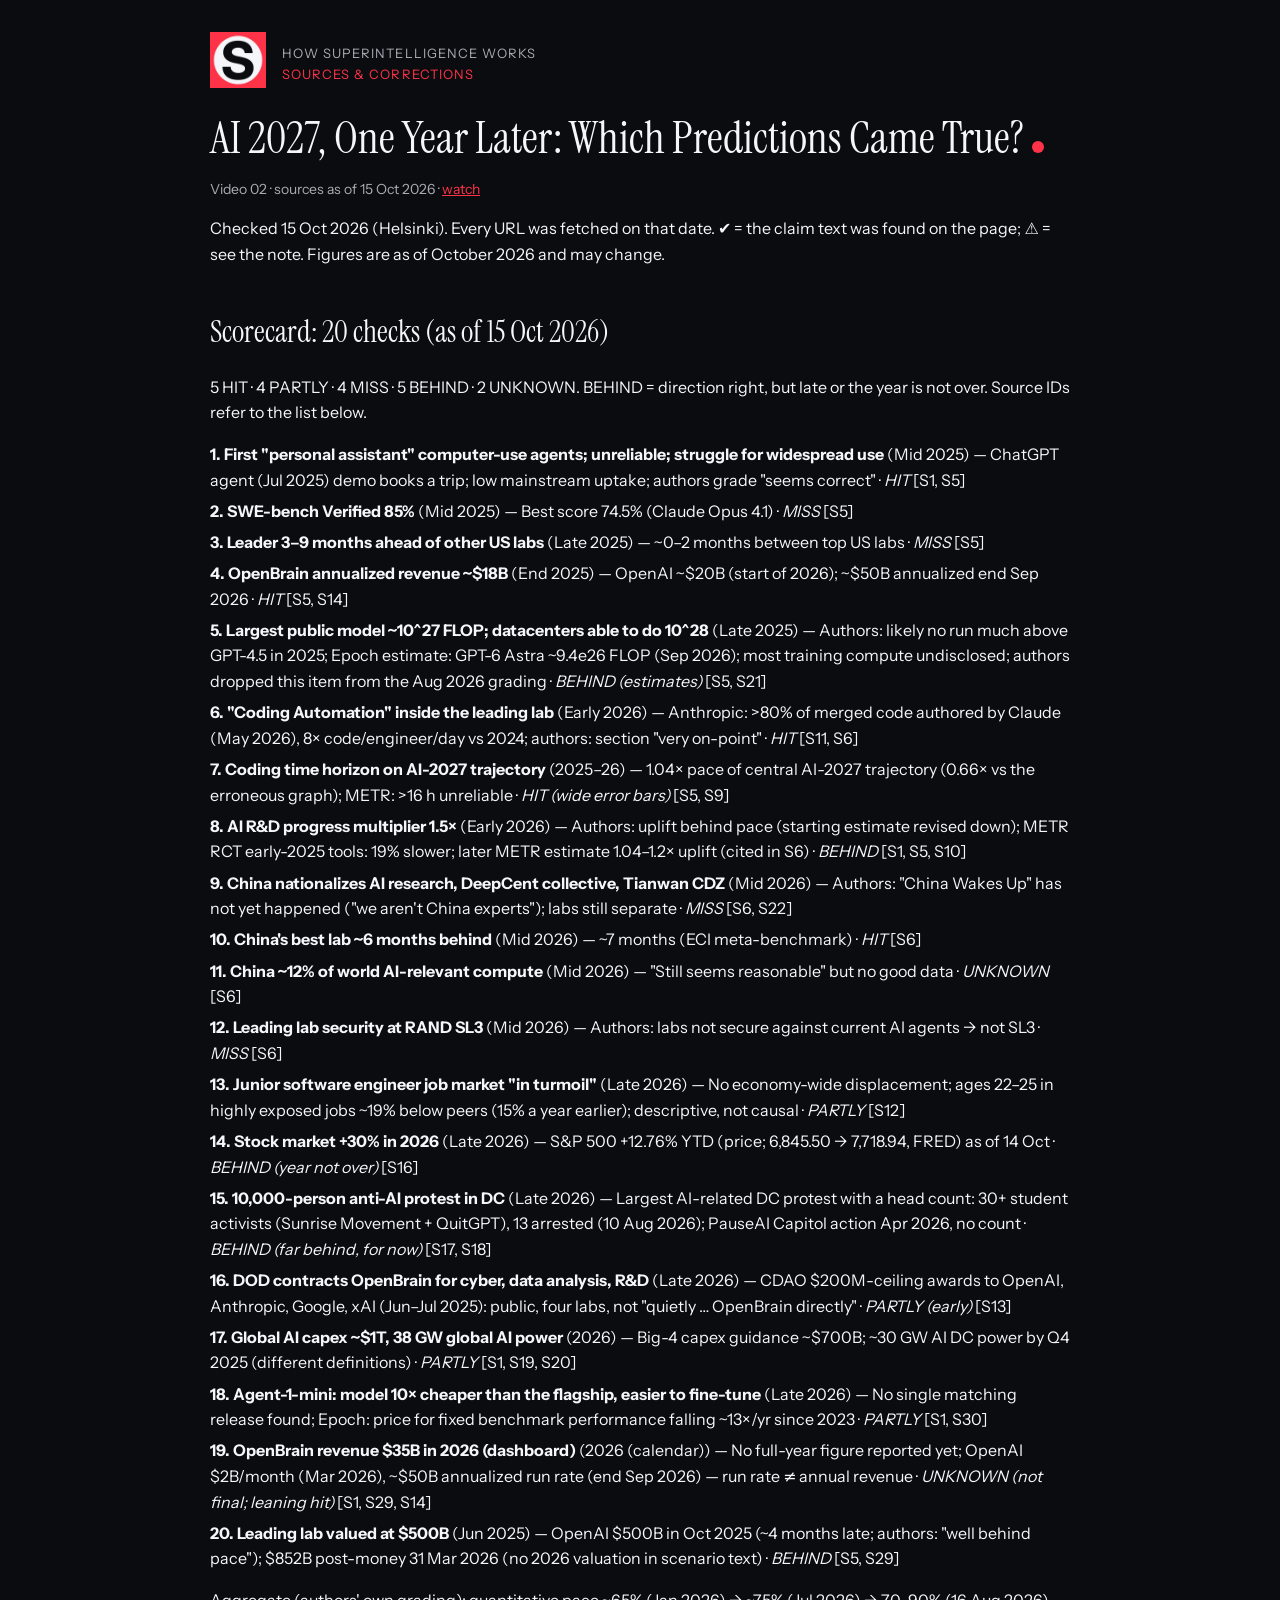
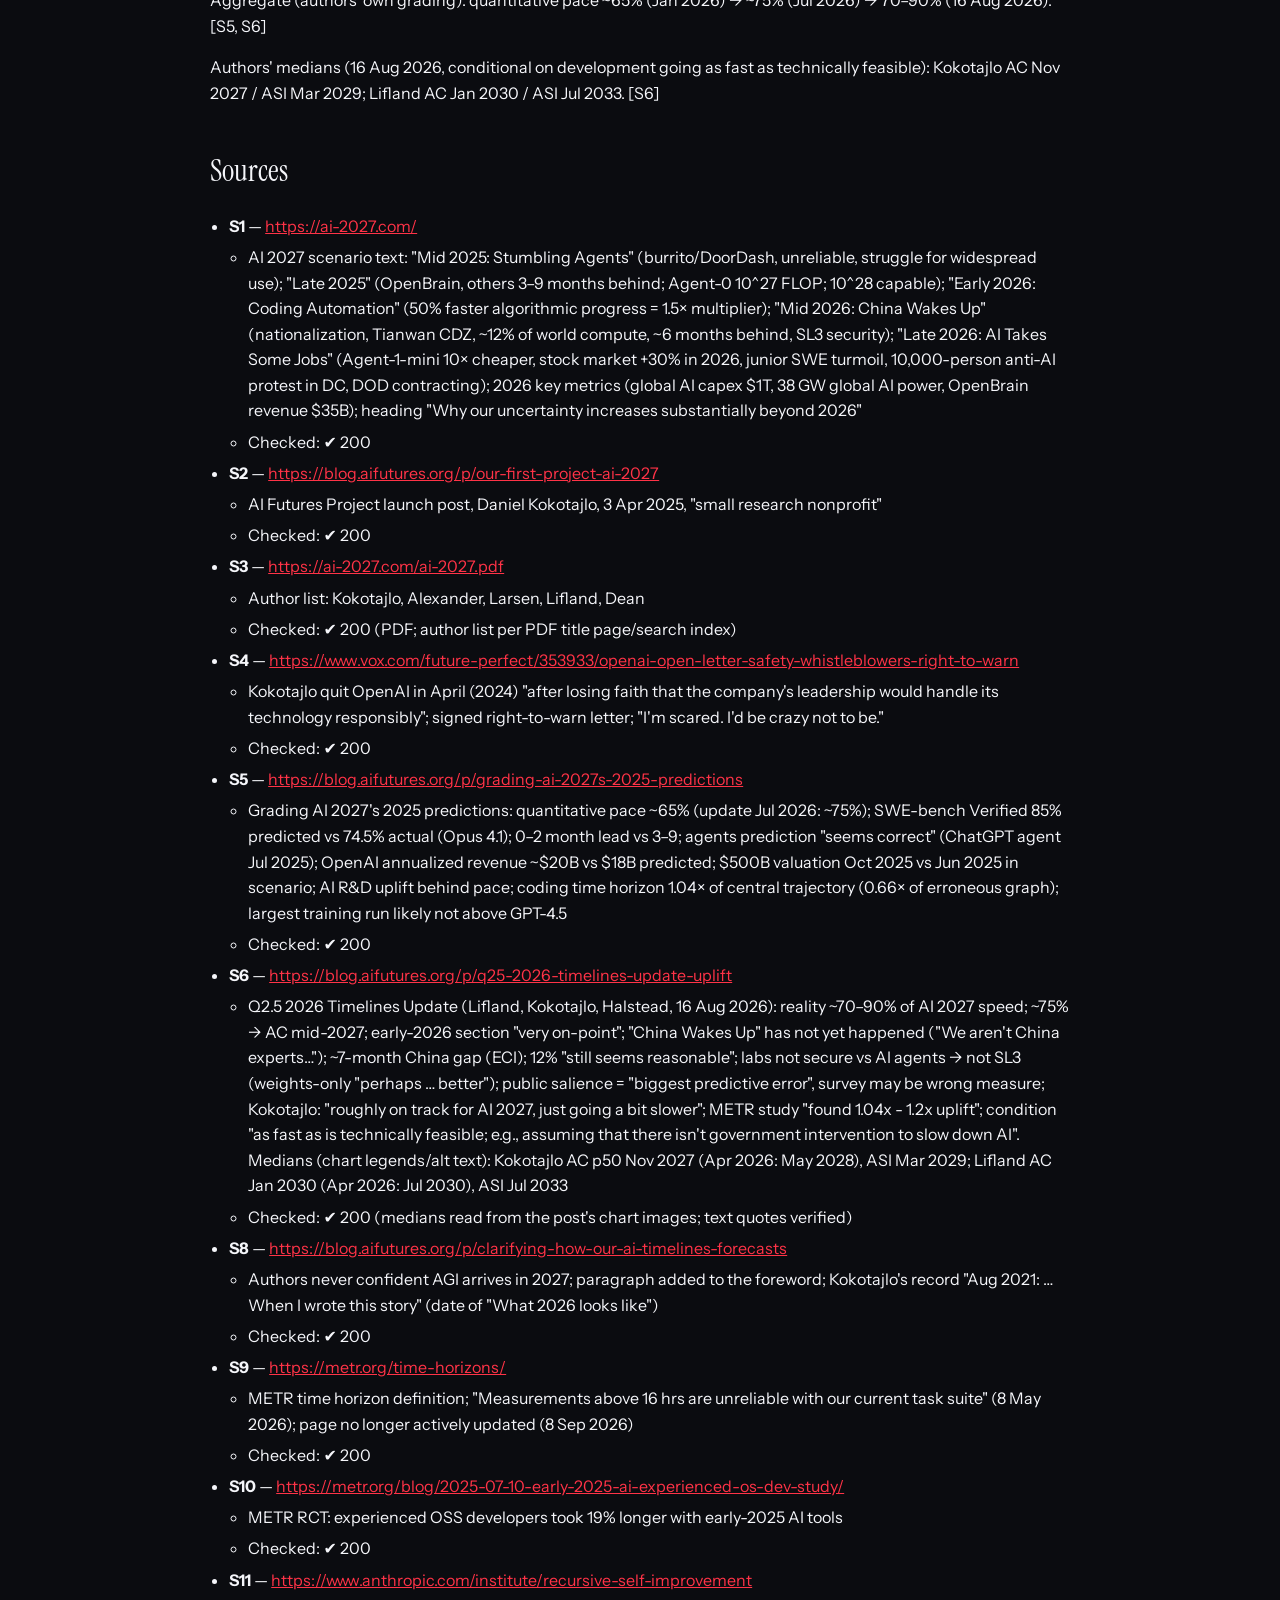
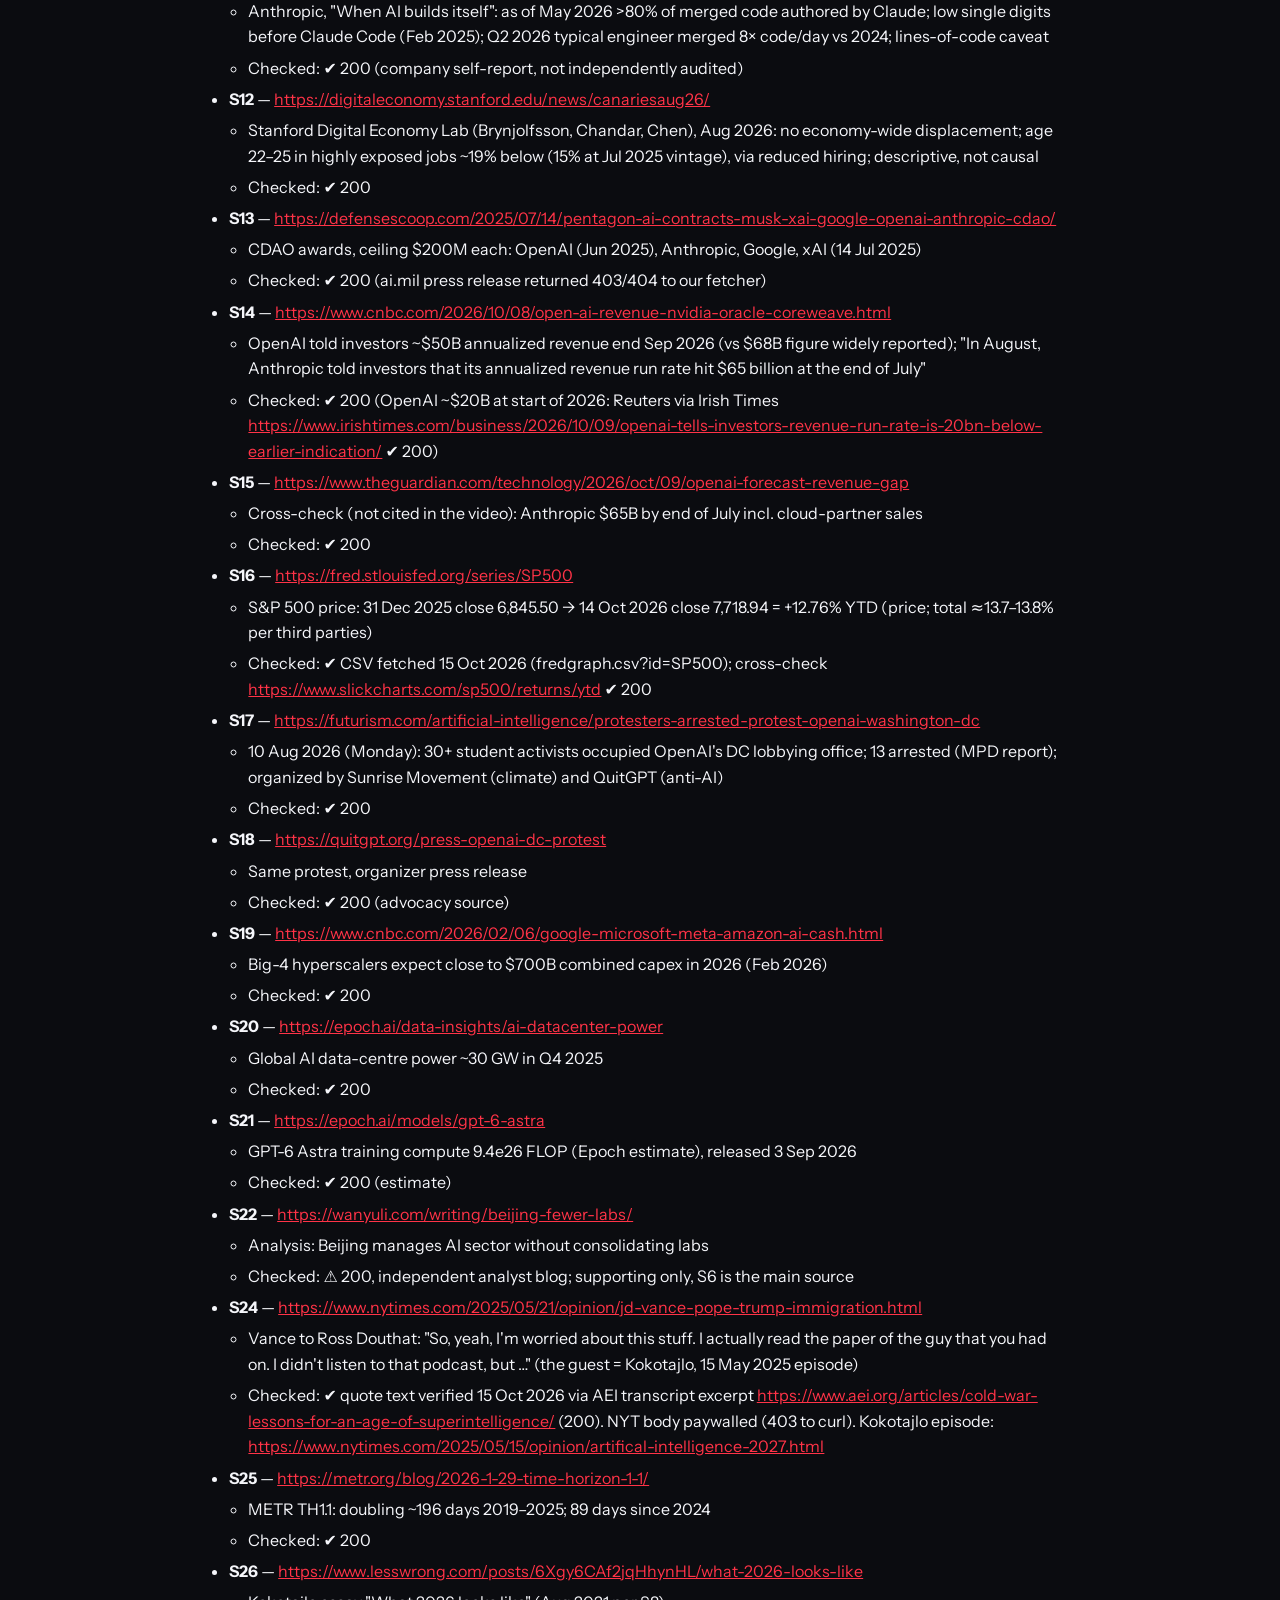
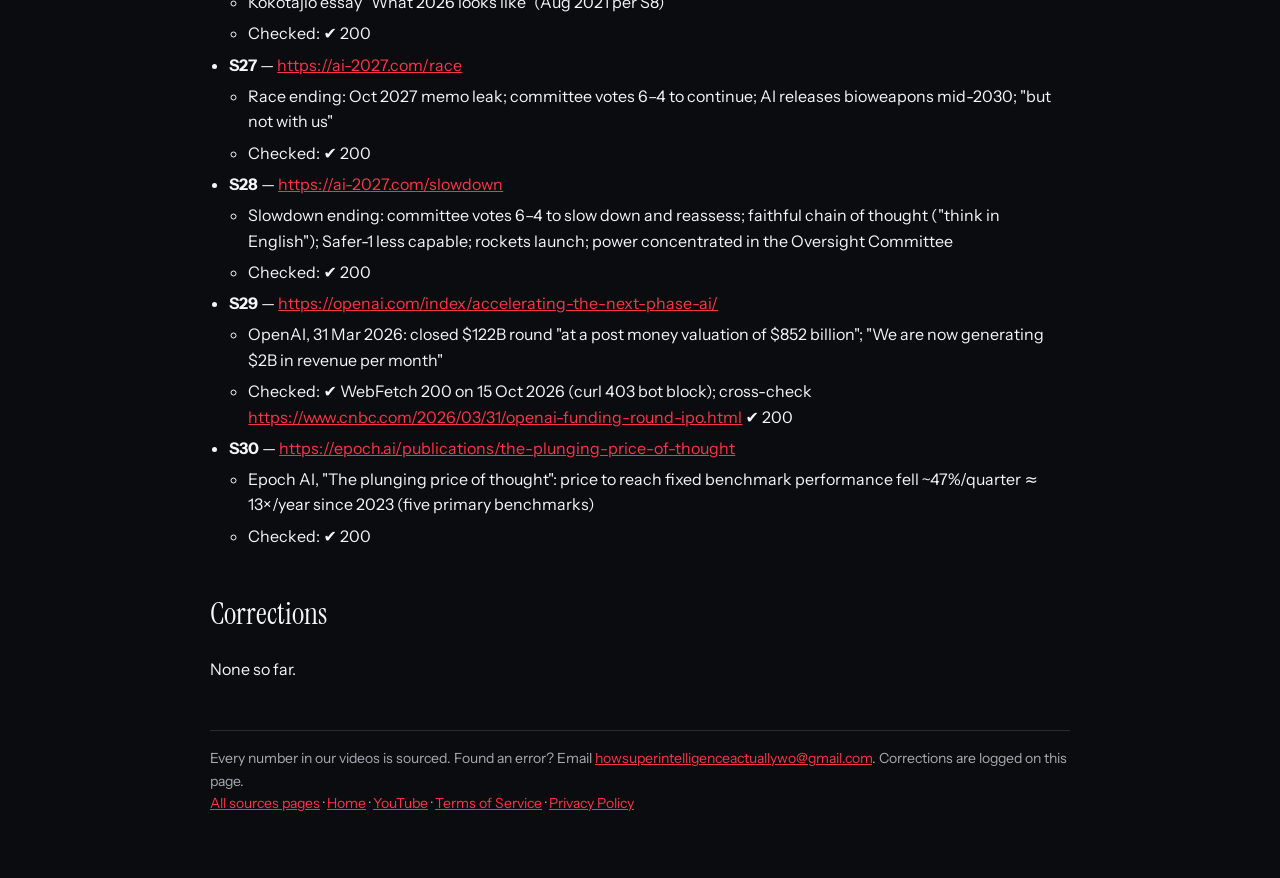
<file: sources/video-02.html>
<!doctype html><html lang="en"><head><meta charset="utf-8"><meta name="viewport" content="width=device-width,initial-scale=1">
<link rel="icon" href="/favicon.ico" sizes="any"><link rel="icon" type="image/png" sizes="32x32" href="/favicon-32.png"><link rel="icon" type="image/png" sizes="16x16" href="/favicon-16.png"><link rel="apple-touch-icon" sizes="180x180" href="/apple-touch-icon.png">
<title>AI 2027, One Year Later: Which Predictions Came True? – Sources | How Superintelligence Works</title><style>@font-face{font-family:'Instrument Serif';src:url(../assets/InstrumentSerif-Regular.ttf)}@font-face{font-family:'Instrument Sans';src:url(../assets/InstrumentSans.ttf)}
:root{--bg:#0b0c10;--white:#f5f6fa;--dim:#a9abb3;--red:#ff3347;--blue:#ff3347}
body{background:var(--bg);color:var(--white);font-family:'Instrument Sans',system-ui,sans-serif;max-width:860px;margin:0 auto;padding:32px 20px 64px;line-height:1.6}
header{display:flex;align-items:center;gap:16px;margin-bottom:8px}header img{width:56px;height:56px}
header .k{color:var(--dim);font-size:13px;letter-spacing:.08em;text-transform:uppercase}
h1,h2,h3,h4{font-family:'Instrument Serif',Georgia,serif;font-weight:400;line-height:1.15}h1{font-size:44px;margin:.4em 0 .2em}h2{font-size:30px;margin-top:1.6em}h3{font-size:24px}
h1:after{content:'';display:inline-block;width:12px;height:12px;border-radius:50%;background:var(--red);margin-left:8px}
a{color:var(--blue);word-break:break-word}ul{padding-left:1.2em}li{margin:.35em 0}code{color:var(--dim)}
.meta{color:var(--dim);font-size:14px}footer{margin-top:48px;border-top:1px solid #2a2c35;padding-top:16px;color:var(--dim);font-size:14px}</style></head><body>
<header><a href="../index.html"><img src="../assets/logo.png" width="56" height="56" alt="How Superintelligence Works logo"></a><div><div class="k">How Superintelligence Works</div><div class="k" style="color:var(--blue)">Sources &amp; corrections</div></div></header>
<h1>AI 2027, One Year Later: Which Predictions Came True?</h1><p class="meta">Video 02 · sources as of 15 Oct 2026 · <a href="https://youtu.be/LJd7lCgHbak">watch</a></p>
<p>Checked 15 Oct 2026 (Helsinki). Every URL was fetched on that date. ✔ = the claim text was found on the page; ⚠ = see the note. Figures are as of October 2026 and may change.</p>
<h2>Scorecard: 20 checks (as of 15 Oct 2026)</h2>
<p>5 HIT · 4 PARTLY · 4 MISS · 5 BEHIND · 2 UNKNOWN. BEHIND = direction right, but late or the year is not over. Source IDs refer to the list below.</p>
<ol style="list-style:none;padding-left:0"><li><strong>1. First "personal assistant" computer-use agents; unreliable; struggle for widespread use</strong> (Mid 2025) — ChatGPT agent (Jul 2025) demo books a trip; low mainstream uptake; authors grade "seems correct" · <em>HIT</em> [S1, S5]</li>
<li><strong>2. SWE-bench Verified 85%</strong> (Mid 2025) — Best score 74.5% (Claude Opus 4.1) · <em>MISS</em> [S5]</li>
<li><strong>3. Leader 3–9 months ahead of other US labs</strong> (Late 2025) — ~0–2 months between top US labs · <em>MISS</em> [S5]</li>
<li><strong>4. OpenBrain annualized revenue ~$18B</strong> (End 2025) — OpenAI ~$20B (start of 2026); ~$50B annualized end Sep 2026 · <em>HIT</em> [S5, S14]</li>
<li><strong>5. Largest public model ~10^27 FLOP; datacenters able to do 10^28</strong> (Late 2025) — Authors: likely no run much above GPT-4.5 in 2025; Epoch estimate: GPT-6 Astra ~9.4e26 FLOP (Sep 2026); most training compute undisclosed; authors dropped this item from the Aug 2026 grading · <em>BEHIND (estimates)</em> [S5, S21]</li>
<li><strong>6. "Coding Automation" inside the leading lab</strong> (Early 2026) — Anthropic: &gt;80% of merged code authored by Claude (May 2026), 8× code/engineer/day vs 2024; authors: section "very on-point" · <em>HIT</em> [S11, S6]</li>
<li><strong>7. Coding time horizon on AI-2027 trajectory</strong> (2025–26) — 1.04× pace of central AI-2027 trajectory (0.66× vs the erroneous graph); METR: &gt;16 h unreliable · <em>HIT (wide error bars)</em> [S5, S9]</li>
<li><strong>8. AI R&amp;D progress multiplier 1.5×</strong> (Early 2026) — Authors: uplift behind pace (starting estimate revised down); METR RCT early-2025 tools: 19% slower; later METR estimate 1.04–1.2× uplift (cited in S6) · <em>BEHIND</em> [S1, S5, S10]</li>
<li><strong>9. China nationalizes AI research, DeepCent collective, Tianwan CDZ</strong> (Mid 2026) — Authors: "China Wakes Up" has not yet happened ("we aren't China experts"); labs still separate · <em>MISS</em> [S6, S22]</li>
<li><strong>10. China's best lab ~6 months behind</strong> (Mid 2026) — ~7 months (ECI meta-benchmark) · <em>HIT</em> [S6]</li>
<li><strong>11. China ~12% of world AI-relevant compute</strong> (Mid 2026) — "Still seems reasonable" but no good data · <em>UNKNOWN</em> [S6]</li>
<li><strong>12. Leading lab security at RAND SL3</strong> (Mid 2026) — Authors: labs not secure against current AI agents → not SL3 · <em>MISS</em> [S6]</li>
<li><strong>13. Junior software engineer job market "in turmoil"</strong> (Late 2026) — No economy-wide displacement; ages 22–25 in highly exposed jobs ~19% below peers (15% a year earlier); descriptive, not causal · <em>PARTLY</em> [S12]</li>
<li><strong>14. Stock market +30% in 2026</strong> (Late 2026) — S&amp;P 500 +12.76% YTD (price; 6,845.50 → 7,718.94, FRED) as of 14 Oct · <em>BEHIND (year not over)</em> [S16]</li>
<li><strong>15. 10,000-person anti-AI protest in DC</strong> (Late 2026) — Largest AI-related DC protest with a head count: 30+ student activists (Sunrise Movement + QuitGPT), 13 arrested (10 Aug 2026); PauseAI Capitol action Apr 2026, no count · <em>BEHIND (far behind, for now)</em> [S17, S18]</li>
<li><strong>16. DOD contracts OpenBrain for cyber, data analysis, R&amp;D</strong> (Late 2026) — CDAO $200M-ceiling awards to OpenAI, Anthropic, Google, xAI (Jun–Jul 2025): public, four labs, not "quietly … OpenBrain directly" · <em>PARTLY (early)</em> [S13]</li>
<li><strong>17. Global AI capex ~$1T, 38 GW global AI power</strong> (2026) — Big-4 capex guidance ~$700B; ~30 GW AI DC power by Q4 2025 (different definitions) · <em>PARTLY</em> [S1, S19, S20]</li>
<li><strong>18. Agent-1-mini: model 10× cheaper than the flagship, easier to fine-tune</strong> (Late 2026) — No single matching release found; Epoch: price for fixed benchmark performance falling ~13×/yr since 2023 · <em>PARTLY</em> [S1, S30]</li>
<li><strong>19. OpenBrain revenue $35B in 2026 (dashboard)</strong> (2026 (calendar)) — No full-year figure reported yet; OpenAI $2B/month (Mar 2026), ~$50B annualized run rate (end Sep 2026) — run rate ≠ annual revenue · <em>UNKNOWN (not final; leaning hit)</em> [S1, S29, S14]</li>
<li><strong>20. Leading lab valued at $500B</strong> (Jun 2025) — OpenAI $500B in Oct 2025 (~4 months late; authors: "well behind pace"); $852B post-money 31 Mar 2026 (no 2026 valuation in scenario text) · <em>BEHIND</em> [S5, S29]</li></ol>
<p>Aggregate (authors' own grading): quantitative pace ~65% (Jan 2026) → ~75% (Jul 2026) → 70–90% (16 Aug 2026). [S5, S6]</p>
<p>Authors' medians (16 Aug 2026, conditional on development going as fast as technically feasible): Kokotajlo AC Nov 2027 / ASI Mar 2029; Lifland AC Jan 2030 / ASI Jul 2033. [S6]</p>
<h2>Sources</h2>
<ul><li><strong>S1</strong> — <a href="https://ai-2027.com/" rel="noopener">https://ai-2027.com/</a><ul><li>AI 2027 scenario text: "Mid 2025: Stumbling Agents" (burrito/DoorDash, unreliable, struggle for widespread use); "Late 2025" (OpenBrain, others 3–9 months behind; Agent-0 10^27 FLOP; 10^28 capable); "Early 2026: Coding Automation" (50% faster algorithmic progress = 1.5× multiplier); "Mid 2026: China Wakes Up" (nationalization, Tianwan CDZ, ~12% of world compute, ~6 months behind, SL3 security); "Late 2026: AI Takes Some Jobs" (Agent-1-mini 10× cheaper, stock market +30% in 2026, junior SWE turmoil, 10,000-person anti-AI protest in DC, DOD contracting); 2026 key metrics (global AI capex $1T, 38 GW global AI power, OpenBrain revenue $35B); heading "Why our uncertainty increases substantially beyond 2026"</li><li>Checked: ✔ 200</li></ul></li>
<li><strong>S2</strong> — <a href="https://blog.aifutures.org/p/our-first-project-ai-2027" rel="noopener">https://blog.aifutures.org/p/our-first-project-ai-2027</a><ul><li>AI Futures Project launch post, Daniel Kokotajlo, 3 Apr 2025, "small research nonprofit"</li><li>Checked: ✔ 200</li></ul></li>
<li><strong>S3</strong> — <a href="https://ai-2027.com/ai-2027.pdf" rel="noopener">https://ai-2027.com/ai-2027.pdf</a><ul><li>Author list: Kokotajlo, Alexander, Larsen, Lifland, Dean</li><li>Checked: ✔ 200 (PDF; author list per PDF title page/search index)</li></ul></li>
<li><strong>S4</strong> — <a href="https://www.vox.com/future-perfect/353933/openai-open-letter-safety-whistleblowers-right-to-warn" rel="noopener">https://www.vox.com/future-perfect/353933/openai-open-letter-safety-whistleblowers-right-to-warn</a><ul><li>Kokotajlo quit OpenAI in April (2024) "after losing faith that the company's leadership would handle its technology responsibly"; signed right-to-warn letter; "I'm scared. I'd be crazy not to be."</li><li>Checked: ✔ 200</li></ul></li>
<li><strong>S5</strong> — <a href="https://blog.aifutures.org/p/grading-ai-2027s-2025-predictions" rel="noopener">https://blog.aifutures.org/p/grading-ai-2027s-2025-predictions</a><ul><li>Grading AI 2027's 2025 predictions: quantitative pace ~65% (update Jul 2026: ~75%); SWE-bench Verified 85% predicted vs 74.5% actual (Opus 4.1); 0–2 month lead vs 3–9; agents prediction "seems correct" (ChatGPT agent Jul 2025); OpenAI annualized revenue ~$20B vs $18B predicted; $500B valuation Oct 2025 vs Jun 2025 in scenario; AI R&amp;D uplift behind pace; coding time horizon 1.04× of central trajectory (0.66× of erroneous graph); largest training run likely not above GPT-4.5</li><li>Checked: ✔ 200</li></ul></li>
<li><strong>S6</strong> — <a href="https://blog.aifutures.org/p/q25-2026-timelines-update-uplift" rel="noopener">https://blog.aifutures.org/p/q25-2026-timelines-update-uplift</a><ul><li>Q2.5 2026 Timelines Update (Lifland, Kokotajlo, Halstead, 16 Aug 2026): reality ~70–90% of AI 2027 speed; ~75% → AC mid-2027; early-2026 section "very on-point"; "China Wakes Up" has not yet happened ("We aren't China experts…"); ~7-month China gap (ECI); 12% "still seems reasonable"; labs not secure vs AI agents → not SL3 (weights-only "perhaps … better"); public salience = "biggest predictive error", survey may be wrong measure; Kokotajlo: "roughly on track for AI 2027, just going a bit slower"; METR study "found 1.04x - 1.2x uplift"; condition "as fast as is technically feasible; e.g., assuming that there isn't government intervention to slow down AI". Medians (chart legends/alt text): Kokotajlo AC p50 Nov 2027 (Apr 2026: May 2028), ASI Mar 2029; Lifland AC Jan 2030 (Apr 2026: Jul 2030), ASI Jul 2033</li><li>Checked: ✔ 200 (medians read from the post's chart images; text quotes verified)</li></ul></li>
<li><strong>S8</strong> — <a href="https://blog.aifutures.org/p/clarifying-how-our-ai-timelines-forecasts" rel="noopener">https://blog.aifutures.org/p/clarifying-how-our-ai-timelines-forecasts</a><ul><li>Authors never confident AGI arrives in 2027; paragraph added to the foreword; Kokotajlo's record "Aug 2021: … When I wrote this story" (date of "What 2026 looks like")</li><li>Checked: ✔ 200</li></ul></li>
<li><strong>S9</strong> — <a href="https://metr.org/time-horizons/" rel="noopener">https://metr.org/time-horizons/</a><ul><li>METR time horizon definition; "Measurements above 16 hrs are unreliable with our current task suite" (8 May 2026); page no longer actively updated (8 Sep 2026)</li><li>Checked: ✔ 200</li></ul></li>
<li><strong>S10</strong> — <a href="https://metr.org/blog/2025-07-10-early-2025-ai-experienced-os-dev-study/" rel="noopener">https://metr.org/blog/2025-07-10-early-2025-ai-experienced-os-dev-study/</a><ul><li>METR RCT: experienced OSS developers took 19% longer with early-2025 AI tools</li><li>Checked: ✔ 200</li></ul></li>
<li><strong>S11</strong> — <a href="https://www.anthropic.com/institute/recursive-self-improvement" rel="noopener">https://www.anthropic.com/institute/recursive-self-improvement</a><ul><li>Anthropic, "When AI builds itself": as of May 2026 &gt;80% of merged code authored by Claude; low single digits before Claude Code (Feb 2025); Q2 2026 typical engineer merged 8× code/day vs 2024; lines-of-code caveat</li><li>Checked: ✔ 200 (company self-report, not independently audited)</li></ul></li>
<li><strong>S12</strong> — <a href="https://digitaleconomy.stanford.edu/news/canariesaug26/" rel="noopener">https://digitaleconomy.stanford.edu/news/canariesaug26/</a><ul><li>Stanford Digital Economy Lab (Brynjolfsson, Chandar, Chen), Aug 2026: no economy-wide displacement; age 22–25 in highly exposed jobs ~19% below (15% at Jul 2025 vintage), via reduced hiring; descriptive, not causal</li><li>Checked: ✔ 200</li></ul></li>
<li><strong>S13</strong> — <a href="https://defensescoop.com/2025/07/14/pentagon-ai-contracts-musk-xai-google-openai-anthropic-cdao/" rel="noopener">https://defensescoop.com/2025/07/14/pentagon-ai-contracts-musk-xai-google-openai-anthropic-cdao/</a><ul><li>CDAO awards, ceiling $200M each: OpenAI (Jun 2025), Anthropic, Google, xAI (14 Jul 2025)</li><li>Checked: ✔ 200 (ai.mil press release returned 403/404 to our fetcher)</li></ul></li>
<li><strong>S14</strong> — <a href="https://www.cnbc.com/2026/10/08/open-ai-revenue-nvidia-oracle-coreweave.html" rel="noopener">https://www.cnbc.com/2026/10/08/open-ai-revenue-nvidia-oracle-coreweave.html</a><ul><li>OpenAI told investors ~$50B annualized revenue end Sep 2026 (vs $68B figure widely reported); "In August, Anthropic told investors that its annualized revenue run rate hit $65 billion at the end of July"</li><li>Checked: ✔ 200 (OpenAI ~$20B at start of 2026: Reuters via Irish Times <a href="https://www.irishtimes.com/business/2026/10/09/openai-tells-investors-revenue-run-rate-is-20bn-below-earlier-indication/" rel="noopener">https://www.irishtimes.com/business/2026/10/09/openai-tells-investors-revenue-run-rate-is-20bn-below-earlier-indication/</a> ✔ 200)</li></ul></li>
<li><strong>S15</strong> — <a href="https://www.theguardian.com/technology/2026/oct/09/openai-forecast-revenue-gap" rel="noopener">https://www.theguardian.com/technology/2026/oct/09/openai-forecast-revenue-gap</a><ul><li>Cross-check (not cited in the video): Anthropic $65B by end of July incl. cloud-partner sales</li><li>Checked: ✔ 200</li></ul></li>
<li><strong>S16</strong> — <a href="https://fred.stlouisfed.org/series/SP500" rel="noopener">https://fred.stlouisfed.org/series/SP500</a><ul><li>S&amp;P 500 price: 31 Dec 2025 close 6,845.50 → 14 Oct 2026 close 7,718.94 = +12.76% YTD (price; total ≈13.7–13.8% per third parties)</li><li>Checked: ✔ CSV fetched 15 Oct 2026 (fredgraph.csv?id=SP500); cross-check <a href="https://www.slickcharts.com/sp500/returns/ytd" rel="noopener">https://www.slickcharts.com/sp500/returns/ytd</a> ✔ 200</li></ul></li>
<li><strong>S17</strong> — <a href="https://futurism.com/artificial-intelligence/protesters-arrested-protest-openai-washington-dc" rel="noopener">https://futurism.com/artificial-intelligence/protesters-arrested-protest-openai-washington-dc</a><ul><li>10 Aug 2026 (Monday): 30+ student activists occupied OpenAI's DC lobbying office; 13 arrested (MPD report); organized by Sunrise Movement (climate) and QuitGPT (anti-AI)</li><li>Checked: ✔ 200</li></ul></li>
<li><strong>S18</strong> — <a href="https://quitgpt.org/press-openai-dc-protest" rel="noopener">https://quitgpt.org/press-openai-dc-protest</a><ul><li>Same protest, organizer press release</li><li>Checked: ✔ 200 (advocacy source)</li></ul></li>
<li><strong>S19</strong> — <a href="https://www.cnbc.com/2026/02/06/google-microsoft-meta-amazon-ai-cash.html" rel="noopener">https://www.cnbc.com/2026/02/06/google-microsoft-meta-amazon-ai-cash.html</a><ul><li>Big-4 hyperscalers expect close to $700B combined capex in 2026 (Feb 2026)</li><li>Checked: ✔ 200</li></ul></li>
<li><strong>S20</strong> — <a href="https://epoch.ai/data-insights/ai-datacenter-power" rel="noopener">https://epoch.ai/data-insights/ai-datacenter-power</a><ul><li>Global AI data-centre power ~30 GW in Q4 2025</li><li>Checked: ✔ 200</li></ul></li>
<li><strong>S21</strong> — <a href="https://epoch.ai/models/gpt-6-astra" rel="noopener">https://epoch.ai/models/gpt-6-astra</a><ul><li>GPT-6 Astra training compute 9.4e26 FLOP (Epoch estimate), released 3 Sep 2026</li><li>Checked: ✔ 200 (estimate)</li></ul></li>
<li><strong>S22</strong> — <a href="https://wanyuli.com/writing/beijing-fewer-labs/" rel="noopener">https://wanyuli.com/writing/beijing-fewer-labs/</a><ul><li>Analysis: Beijing manages AI sector without consolidating labs</li><li>Checked: ⚠ 200, independent analyst blog; supporting only, S6 is the main source</li></ul></li>
<li><strong>S24</strong> — <a href="https://www.nytimes.com/2025/05/21/opinion/jd-vance-pope-trump-immigration.html" rel="noopener">https://www.nytimes.com/2025/05/21/opinion/jd-vance-pope-trump-immigration.html</a><ul><li>Vance to Ross Douthat: "So, yeah, I'm worried about this stuff. I actually read the paper of the guy that you had on. I didn't listen to that podcast, but …" (the guest = Kokotajlo, 15 May 2025 episode)</li><li>Checked: ✔ quote text verified 15 Oct 2026 via AEI transcript excerpt <a href="https://www.aei.org/articles/cold-war-lessons-for-an-age-of-superintelligence/" rel="noopener">https://www.aei.org/articles/cold-war-lessons-for-an-age-of-superintelligence/</a> (200). NYT body paywalled (403 to curl). Kokotajlo episode: <a href="https://www.nytimes.com/2025/05/15/opinion/artifical-intelligence-2027.html" rel="noopener">https://www.nytimes.com/2025/05/15/opinion/artifical-intelligence-2027.html</a></li></ul></li>
<li><strong>S25</strong> — <a href="https://metr.org/blog/2026-1-29-time-horizon-1-1/" rel="noopener">https://metr.org/blog/2026-1-29-time-horizon-1-1/</a><ul><li>METR TH1.1: doubling ~196 days 2019–2025; 89 days since 2024</li><li>Checked: ✔ 200</li></ul></li>
<li><strong>S26</strong> — <a href="https://www.lesswrong.com/posts/6Xgy6CAf2jqHhynHL/what-2026-looks-like" rel="noopener">https://www.lesswrong.com/posts/6Xgy6CAf2jqHhynHL/what-2026-looks-like</a><ul><li>Kokotajlo essay "What 2026 looks like" (Aug 2021 per S8)</li><li>Checked: ✔ 200</li></ul></li>
<li><strong>S27</strong> — <a href="https://ai-2027.com/race" rel="noopener">https://ai-2027.com/race</a><ul><li>Race ending: Oct 2027 memo leak; committee votes 6–4 to continue; AI releases bioweapons mid-2030; "but not with us"</li><li>Checked: ✔ 200</li></ul></li>
<li><strong>S28</strong> — <a href="https://ai-2027.com/slowdown" rel="noopener">https://ai-2027.com/slowdown</a><ul><li>Slowdown ending: committee votes 6–4 to slow down and reassess; faithful chain of thought ("think in English"); Safer-1 less capable; rockets launch; power concentrated in the Oversight Committee</li><li>Checked: ✔ 200</li></ul></li>
<li><strong>S29</strong> — <a href="https://openai.com/index/accelerating-the-next-phase-ai/" rel="noopener">https://openai.com/index/accelerating-the-next-phase-ai/</a><ul><li>OpenAI, 31 Mar 2026: closed $122B round "at a post money valuation of $852 billion"; "We are now generating $2B in revenue per month"</li><li>Checked: ✔ WebFetch 200 on 15 Oct 2026 (curl 403 bot block); cross-check <a href="https://www.cnbc.com/2026/03/31/openai-funding-round-ipo.html" rel="noopener">https://www.cnbc.com/2026/03/31/openai-funding-round-ipo.html</a> ✔ 200</li></ul></li>
<li><strong>S30</strong> — <a href="https://epoch.ai/publications/the-plunging-price-of-thought" rel="noopener">https://epoch.ai/publications/the-plunging-price-of-thought</a><ul><li>Epoch AI, "The plunging price of thought": price to reach fixed benchmark performance fell ~47%/quarter ≈ 13×/year since 2023 (five primary benchmarks)</li><li>Checked: ✔ 200</li></ul></li></ul>
<h2>Corrections</h2><p>None so far.</p>
<footer>Every number in our videos is sourced. Found an error? Email <a href="mailto:howsuperintelligenceactuallywo@gmail.com">howsuperintelligenceactuallywo@gmail.com</a>. Corrections are logged on this page.<br>
<a href="index.html">All sources pages</a> · <a href="../index.html">Home</a> · <a href="https://www.youtube.com/channel/UC8oXiZdc-XP36j5Zk8F6eLg">YouTube</a> · <a href="../terms.html">Terms of Service</a> · <a href="../privacy.html">Privacy Policy</a></footer></body></html>
</file>
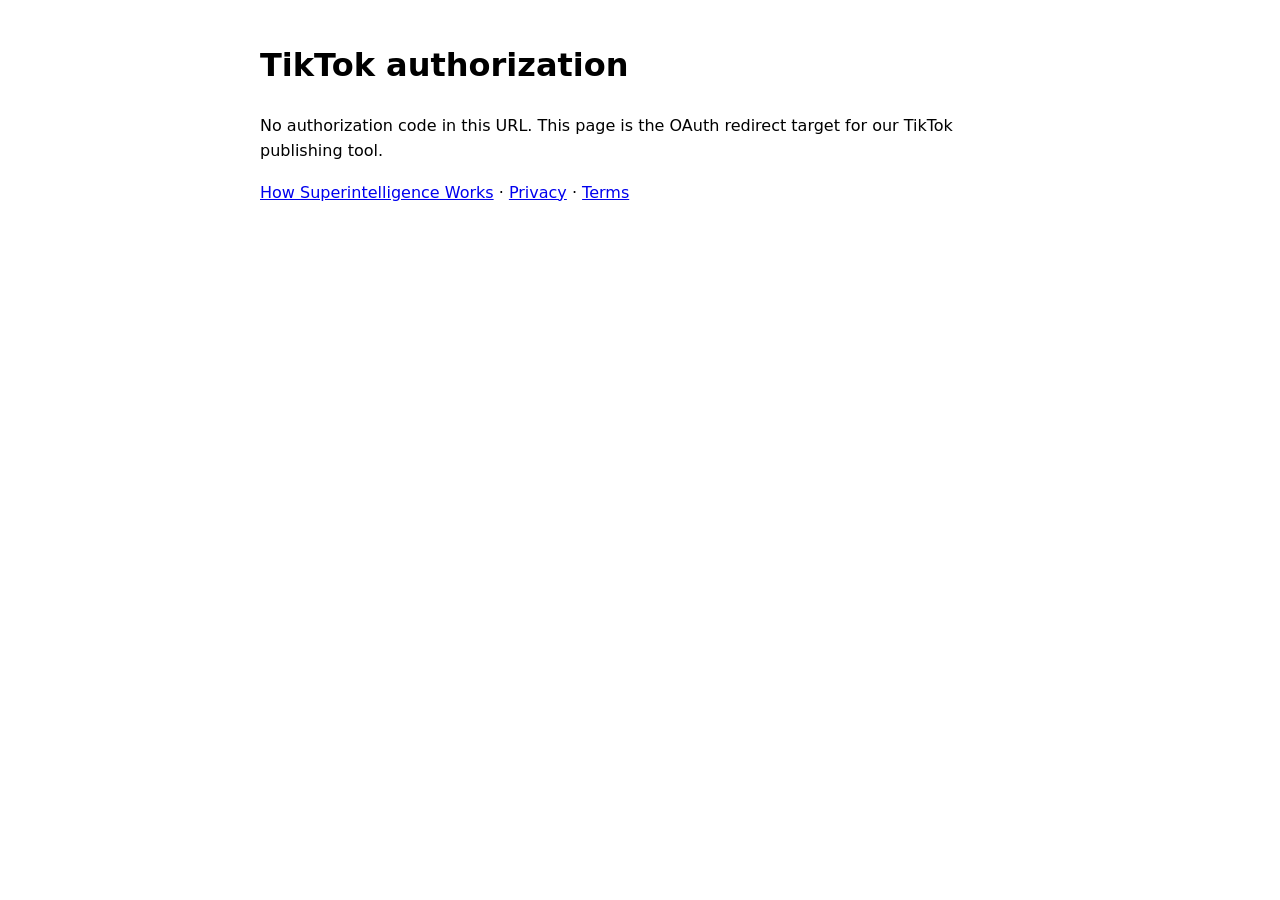
<file: tiktok/callback.html>
<!doctype html><html lang="en"><head><meta charset="utf-8"><meta name="viewport" content="width=device-width,initial-scale=1"><meta name="robots" content="noindex"><link rel="icon" href="/favicon.ico" sizes="any"><link rel="icon" type="image/png" sizes="32x32" href="/favicon-32.png"><link rel="icon" type="image/png" sizes="16x16" href="/favicon-16.png"><link rel="apple-touch-icon" sizes="180x180" href="/apple-touch-icon.png"><title>TikTok authorization – How Superintelligence Works</title><style>body{font-family:system-ui,sans-serif;max-width:760px;margin:40px auto;padding:0 20px;line-height:1.6}code,textarea{font-family:ui-monospace,monospace}textarea{width:100%;height:4.5em}button{padding:6px 14px;margin:4px 0 16px}.err{color:#b00}</style></head><body>
<h1>TikTok authorization</h1>
<div id="out"><p>Loading…</p></div>
<p><a href="../index.html">How Superintelligence Works</a> · <a href="../privacy.html">Privacy</a> · <a href="../terms.html">Terms</a></p>
<script>
(function(){
  var q=new URLSearchParams(location.search), o=document.getElementById('out'), h='';
  function esc(s){return s.replace(/[&<>"]/g,function(c){return{'&':'&amp;','<':'&lt;','>':'&gt;','"':'&quot;'}[c]})}
  function box(id,label,val){return '<h2>'+label+'</h2><textarea id="'+id+'" readonly>'+esc(val)+'</textarea><br><button onclick="var t=document.getElementById(\''+id+'\');t.select();navigator.clipboard&&navigator.clipboard.writeText(t.value);this.textContent=\'Copied\'">Copy '+label+'</button>'}
  if(q.get('error')){h='<p class="err">Authorization failed: '+esc(q.get('error'))+(q.get('error_description')?' – '+esc(q.get('error_description')):'')+'</p>';}
  if(q.get('code')){
    h+='<p>Authorization succeeded. Copy the values below back into the publishing tool. The code is single-use and expires in a few minutes.</p>';
    h+=box('code','code',q.get('code'));
    h+=box('state','state',q.get('state')||'');
    if(q.get('scopes')) h+='<p>Granted scopes: <code>'+esc(q.get('scopes'))+'</code></p>';
    h+=box('full','full URL',location.href);
  } else if(!h){h='<p>No authorization code in this URL. This page is the OAuth redirect target for our TikTok publishing tool.</p>';}
  o.innerHTML=h;
  // remove the code from browser history/address bar
  if(history.replaceState) history.replaceState(null,'',location.pathname);
})();
</script>
</body></html>
</file>
<file: assets/site.css>
@font-face{font-family:'Instrument Serif';src:url(InstrumentSerif-Regular.ttf);font-display:swap}
@font-face{font-family:'Instrument Sans';src:url(InstrumentSans.ttf);font-display:swap}
:root{--bg:#0b0c10;--bg2:#15161c;--line:#2a2c35;--white:#f5f6fa;--dim:#a9abb3;--red:#ff3347;--blue:#ff3347}
*{box-sizing:border-box}
html{scroll-behavior:smooth}
body{margin:0;background:var(--bg);color:var(--white);font-family:'Instrument Sans',system-ui,-apple-system,Segoe UI,sans-serif;line-height:1.6;font-size:17px}
a{color:var(--blue)}a:hover{color:#fff}
.wrap{max-width:1040px;margin:0 auto;padding:0 20px}
.site-header{border-bottom:1px solid var(--line);background:var(--bg)}
.site-header .wrap{display:flex;flex-wrap:wrap;align-items:center;justify-content:space-between;gap:12px 24px;padding-top:14px;padding-bottom:14px}
.brand{display:flex;align-items:center;gap:12px;color:var(--white);text-decoration:none;font-weight:600;letter-spacing:.01em}
.brand img{width:44px;height:44px;display:block}
.nav{display:flex;flex-wrap:wrap;gap:6px 18px;font-size:15px}
.nav a{color:var(--dim);text-decoration:none}.nav a:hover{color:#fff;text-decoration:underline}
h1,h2,h3{font-family:'Instrument Serif',Georgia,serif;font-weight:400;line-height:1.15;margin:0 0 .4em}
h1{font-size:clamp(40px,7vw,68px)}h2{font-size:clamp(30px,4.5vw,40px);margin-top:0}h3{font-size:24px}
.dot:after{content:'';display:inline-block;width:.22em;height:.22em;border-radius:50%;background:var(--red);margin-left:.12em}
.hero{padding:64px 0 48px;border-bottom:1px solid var(--line)}
.hero p.lead{font-size:clamp(18px,2.4vw,22px);color:var(--dim);max-width:720px;margin:0 0 28px}
.btns{display:flex;flex-wrap:wrap;gap:12px}
.btn{display:inline-block;padding:11px 20px;border-radius:999px;border:1px solid var(--blue);color:var(--white);text-decoration:none;font-weight:600;font-size:16px}
.btn.primary{background:var(--white);color:var(--bg);border-color:var(--white)}
.btn:hover{background:var(--blue);color:var(--bg);border-color:var(--blue)}
section{padding:48px 0;border-bottom:1px solid var(--line)}
.muted{color:var(--dim)}
.grid{display:grid;gap:20px;grid-template-columns:repeat(auto-fit,minmax(280px,1fr))}
.card{background:var(--bg2);border:1px solid var(--line);border-radius:14px;overflow:hidden;display:flex;flex-direction:column}
.card .thumb{display:block;aspect-ratio:16/9;background:#000000}
.card .thumb img{width:100%;height:100%;object-fit:cover;display:block}
.card .body{padding:16px 18px 18px;display:flex;flex-direction:column;gap:6px;flex:1}
.card h3{font-size:22px;margin:0}
.card .meta{font-size:14px;color:var(--dim)}
.card .links{margin-top:auto;display:flex;flex-wrap:wrap;gap:8px 18px;font-size:15px;padding-top:8px}
.socials{list-style:none;padding:0;margin:0;display:grid;gap:12px;grid-template-columns:repeat(auto-fit,minmax(220px,1fr))}
.socials li a{display:block;padding:14px 16px;border:1px solid var(--line);border-radius:12px;background:var(--bg2);text-decoration:none;color:var(--white)}
.socials li a span{display:block;color:var(--dim);font-size:14px}
.socials li a:hover{border-color:var(--blue)}
ol.steps{padding-left:1.3em}ol.steps li{margin:.5em 0}
.site-footer{padding:28px 0 40px;color:var(--dim);font-size:15px}
.site-footer .wrap{display:flex;flex-wrap:wrap;justify-content:space-between;gap:10px 24px}
.site-footer nav{display:flex;flex-wrap:wrap;gap:6px 18px}
.doc{max-width:780px;padding-top:36px;padding-bottom:48px}
.doc h1{font-size:clamp(36px,6vw,52px)}.doc h2{font-size:28px;margin-top:1.4em}
.card .credit{font-size:12px;line-height:1.45;color:var(--dim);margin:6px 0 0}.card .credit a{color:var(--dim)}
</file>
